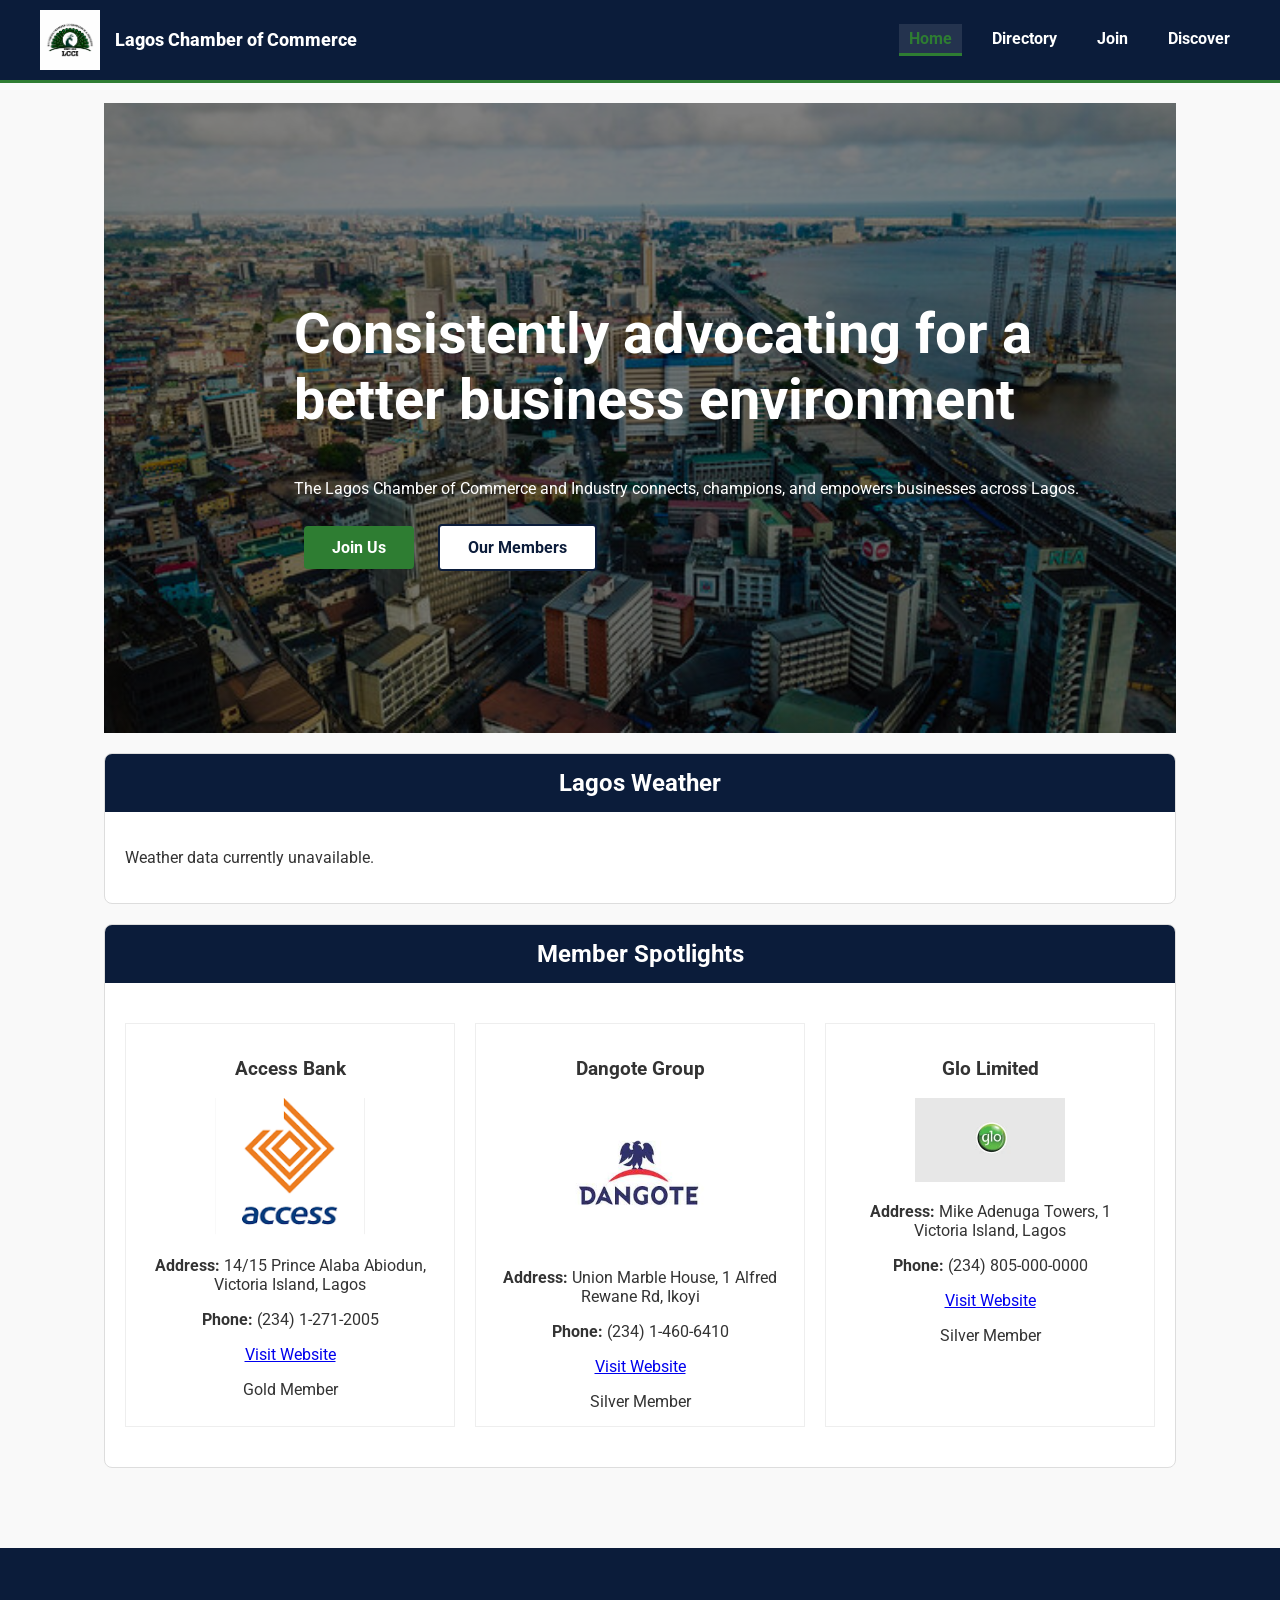
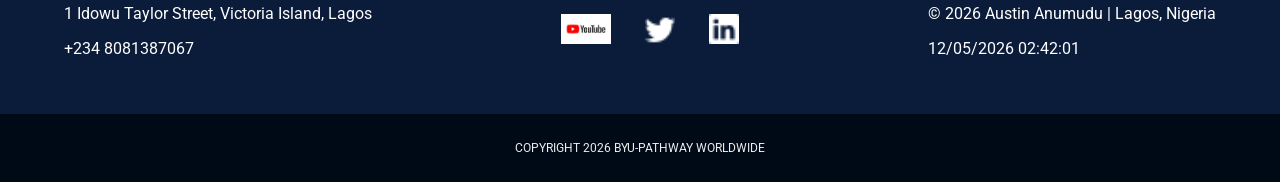
<file: chamber/index.html>
﻿<!DOCTYPE html>
<html lang="en">
<head>
    <meta charset="UTF-8">
    <meta name="viewport" content="width=device-width, initial-scale=1.0">
    <title>Home | Lagos Chamber of Commerce (LCCI)</title>
    <meta name="author" content="Austin Anumudu">
    <meta name="description" content="Official home of the Lagos Chamber of Commerce and Industry. Connecting and empowering businesses across Lagos.">

    <link rel="icon" href="favicon.ico">

    <meta property="og:type" content="website">
    <meta property="og:title" content="Lagos Chamber of Commerce | Business Home">
    <meta property="og:description" content="Join the Lagos Chamber of Commerce to connect with 2,000+ businesses.">
    <meta property="og:url" content="https://donx10austin.github.io/wdd231/chamber/index.html">
    <meta property="og:image" content="https://donx10austin.github.io/wdd231/chamber/images/og-image.jpg">

    <link rel="preconnect" href="https://fonts.googleapis.com">
    <link rel="preconnect" href="https://fonts.gstatic.com" crossorigin>
    <link href="https://fonts.googleapis.com/css2?family=Roboto:wght@400;700;800&display=swap" rel="stylesheet">

    <link rel="stylesheet" href="styles/small.css">
    <link rel="stylesheet" href="styles/larger.css" media="(min-width: 641px)">
    
    <script defer src="scripts/footer.js"></script>
    <script defer src="scripts/weather.js"></script>
    <script defer src="scripts/spotlights.js"></script>
</head>
<body>
    <header>
        <div class="header-content">
            <a href="index.html" class="logo-box">
                <img src="images/lcci-logo.jpg" alt="LCCI Logo" class="logo">
                <div class="site-name">Lagos Chamber of Commerce</div>
            </a>
            <button id="menu" aria-label="Toggle Menu">☰</button>
            <nav class="primary-nav">
                <ul class="nav-links">
                    <li><a href="index.html" class="active">Home</a></li>
                    <li><a href="directory.html">Directory</a></li>
                    <li><a href="join.html">Join</a></li>
                    <li><a href="discover.html">Discover</a></li>
                </ul>
            </nav>
        </div>
    </header>

    <main>
        <section class="hero">
    <div class="hero-content">
        <h1>Consistently advocating for a <span class="highlight">better business environment</span></h1>
        <p>The Lagos Chamber of Commerce and Industry connects, champions, and empowers businesses across Lagos.</p>
        <div class="lcci-action-group">
            <a href="join.html" class="lcci-button-main">Join Us</a>
            <a href="directory.html" class="lcci-button-alt">Our Members</a>
        </div>
    </div>
</section>

        <section class="lcci-info-box">
            <h2 class="lcci-box-header">Lagos Weather</h2>
            <div class="lcci-box-content" id="weather-info">
                <p>Loading weather data...</p>
            </div>
            <div class="lcci-forecast-grid"></div>
        </section>

        <section class="lcci-info-box">
            <h2 class="lcci-box-header">Member Spotlights</h2>
            <div class="lcci-box-content" id="spotlight-content">
                <p>Loading member spotlights...</p>
            </div>
        </section>
    </main>

    <footer>
        <div class="footer-content">
            <div class="footer-contact">
                <p>1 Idowu Taylor Street, Victoria Island, Lagos</p>
                <p>+234 8081387067</p>
            </div>
            <div class="footer-social">
                <a href="#"><img src="images/youtube.png" alt="YouTube"></a>
                <a href="#"><img src="images/twitter.png" alt="Twitter"></a>
                <a href="#"><img src="images/linkedin.png" alt="LinkedIn"></a>
            </div>
            <div class="footer-meta">
                <p>&copy; <span id="current-year"></span> Austin Anumudu | Lagos, Nigeria</p>
                <p id="lastModified"></p>
            </div>
        </div>
    </footer>
    <div class="attribution-bar">
        <p>COPYRIGHT 2026 BYU-PATHWAY WORLDWIDE</p>
    </div>
</body>
</html>
</file>
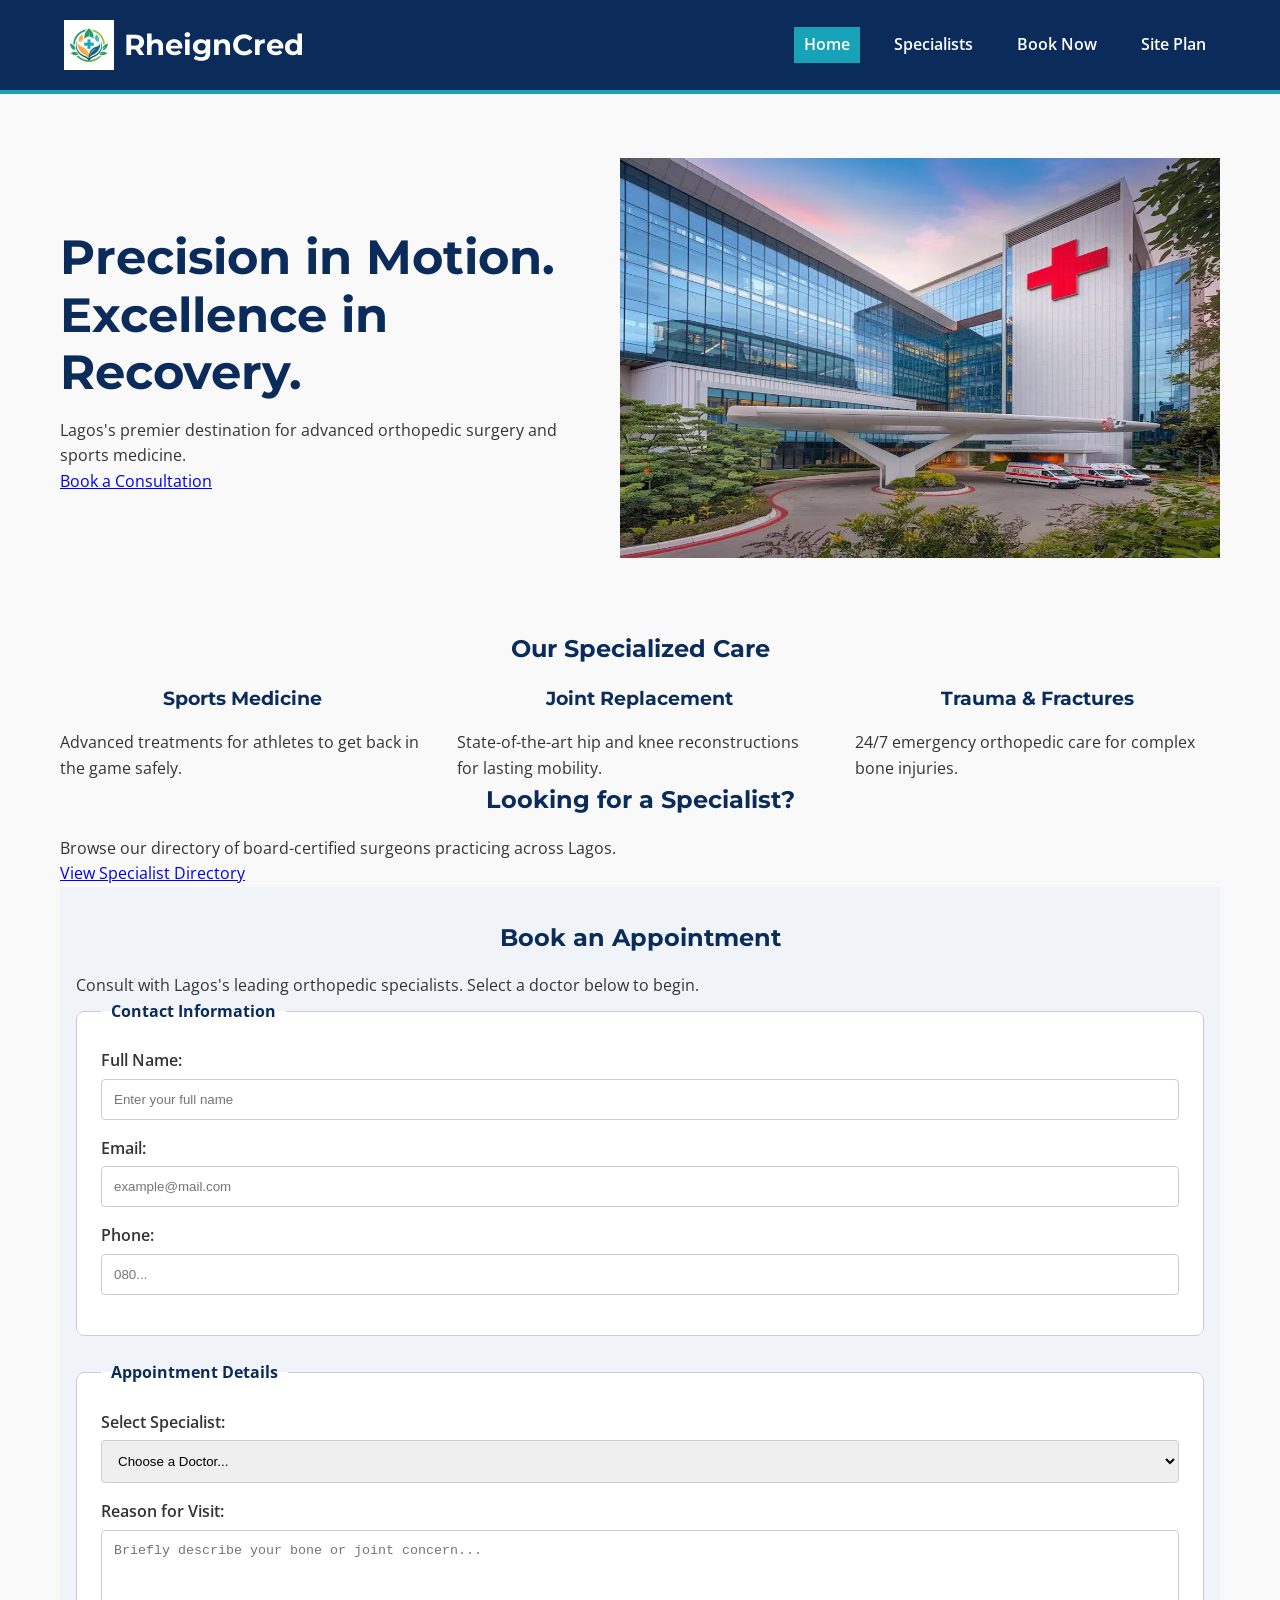
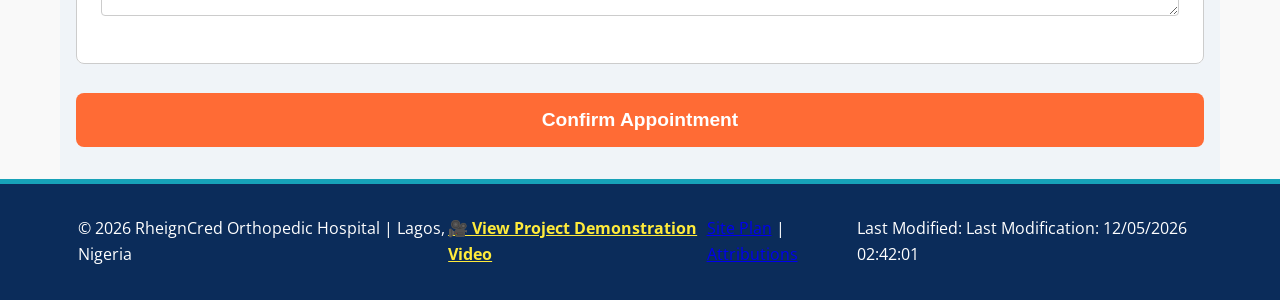
<file: projects/index.html>
<!DOCTYPE html>
<html lang="en-NG">
<head>
    <meta charset="UTF-8">
    <meta name="viewport" content="width=device-width, initial-scale=1.0">
    <title>RheignCred Orthopedic Hospital | Lagos Specialists</title>
    
    <meta name="description" content="RheignCred Orthopedic Hospital provides world-class bone and joint care in Lagos. Book consultations with our sports medicine and surgical specialists today.">
    <meta name="author" content="Austin Anumudu">
    
    <meta property="og:type" content="website">
    <meta property="og:url" content="https://donx10austin.github.io/wdd231/projects/index.html">
    <meta property="og:title" content="RheignCred Orthopedic Hospital | Lagos Specialists">
    <meta property="og:description" content="Expert bone and joint care in Lagos. RheignCred Orthopedic Hospital offers specialized surgery and sports medicine for your recovery and mobility.">
    <meta property="og:image" content="https://donx10austin.github.io/wdd231/projects/images/hero-hospital.webp">

    <link rel="preconnect" href="https://fonts.googleapis.com">
    <link rel="preconnect" href="https://fonts.gstatic.com" crossorigin>
    <link href="https://fonts.googleapis.com/css2?family=Montserrat:wght@700&family=Open+Sans:wght@400;600&display=swap" rel="stylesheet">
    
    <link rel="icon" href="favicon.ico">
    <link rel="stylesheet" href="styles/small.css">
    <link rel="stylesheet" href="styles/larger.css" media="screen and (min-width: 768px)">

    <script src="scripts/navigation.js" type="module"></script>
    <script src="scripts/date.js" type="module"></script>
</head>
<body>
    <header>
        <div class="logo-area">
            <img src="images/rheigncred-logo.webp" alt="RheignCred Logo" width="50" height="50">
            <h1>RheignCred</h1>
        </div>
        
        <button id="menu-button" aria-label="Toggle Navigation">☰</button>
        
        <nav>
            <ul id="nav-list">
                <li><a href="index.html" class="active">Home</a></li>
                <li><a href="specialists.html">Specialists</a></li>
                <li><a href="index.html#booking">Book Now</a></li> 
                <li><a href="site-plan.html">Site Plan</a></li>
            </ul>
        </nav>
    </header>

    <main>
        <section class="hero">
            <div class="hero-text">
                <h2>Precision in Motion. <br>Excellence in Recovery.</h2>
                <p>Lagos's premier destination for advanced orthopedic surgery and sports medicine.</p>
                <a href="#booking" class="cta-button">Book a Consultation</a>
            </div>
            <div class="hero-image">
                <img src="images/hero-hospital.webp" alt="Modern Medical Facility" width="600" height="400">
            </div>
        </section>

        <section class="services-stack">
            <h2>Our Specialized Care</h2>
            <div class="services-grid">
                <div class="service-card">
                    <h3>Sports Medicine</h3>
                    <p>Advanced treatments for athletes to get back in the game safely.</p>
                </div>
                <div class="service-card">
                    <h3>Joint Replacement</h3>
                    <p>State-of-the-art hip and knee reconstructions for lasting mobility.</p>
                </div>
                <div class="service-card">
                    <h3>Trauma & Fractures</h3>
                    <p>24/7 emergency orthopedic care for complex bone injuries.</p>
                </div>
            </div>
        </section>

        <section class="find-doctor">
            <div class="cta-content">
                <h2>Looking for a Specialist?</h2>
                <p>Browse our directory of board-certified surgeons practicing across Lagos.</p>
                <a href="specialists.html" class="secondary-btn">View Specialist Directory</a>
            </div>
        </section>

        <section id="booking" class="form-section">
            <h2>Book an Appointment</h2>
            <p>Consult with Lagos's leading orthopedic specialists. Select a doctor below to begin.</p>
            
            <form action="thanks.html" method="get">
                <fieldset>
                    <legend>Contact Information</legend>
                    <label>Full Name: <input type="text" name="fname" required placeholder="Enter your full name"></label>
                    <label>Email: <input type="email" name="email" placeholder="example@mail.com" required></label>
                    <label>Phone: <input type="tel" name="phone" placeholder="080..." required></label>
                </fieldset>

                <fieldset>
                    <legend>Appointment Details</legend>
                    <label>Select Specialist:
                        <select name="doctor" required>
                            <option value="" disabled selected>Choose a Doctor...</option>
                            <option value="chidi-okoro">Dr. Chidi Okoro (Sports Medicine)</option>
                            <option value="amina-yusuf">Dr. Amina Yusuf (Pediatric Orthopedics)</option>
                            <option value="segun-adebayo">Dr. Segun Adebayo (Joint Replacement)</option>
                            <option value="funmi-bakare">Dr. Funmi Bakare (Spine Surgery)</option>
                            <option value="emeka-nwosu">Dr. Emeka Nwosu (Trauma & Fractures)</option>
                        </select>
                    </label>
                    <label>Reason for Visit: 
                        <textarea name="notes" rows="4" placeholder="Briefly describe your bone or joint concern..."></textarea>
                    </label>
                </fieldset>
                
                <input type="submit" value="Confirm Appointment" class="submit-btn">
            </form>
        </section>
    </main>

    <footer>
        <div class="footer-content">
            <p>&copy; 2026 RheignCred Orthopedic Hospital | Lagos, Nigeria</p>
            
            <p class="video-link">
                <a href="https://www.loom.com/share/5c1f1c678d7c420bb09b631096545b0d" target="_blank" class="video-cta">
                    🎥 View Project Demonstration Video
                </a>
            </p>

            <nav class="footer-nav">
                <a href="site-plan.html">Site Plan</a> | 
                <a href="site-plan.html#attributions">Attributions</a>
            </nav>
            <p>Last Modified: <span id="lastModified"></span></p>
        </div>
    </footer>
</body>
</html>
</file>
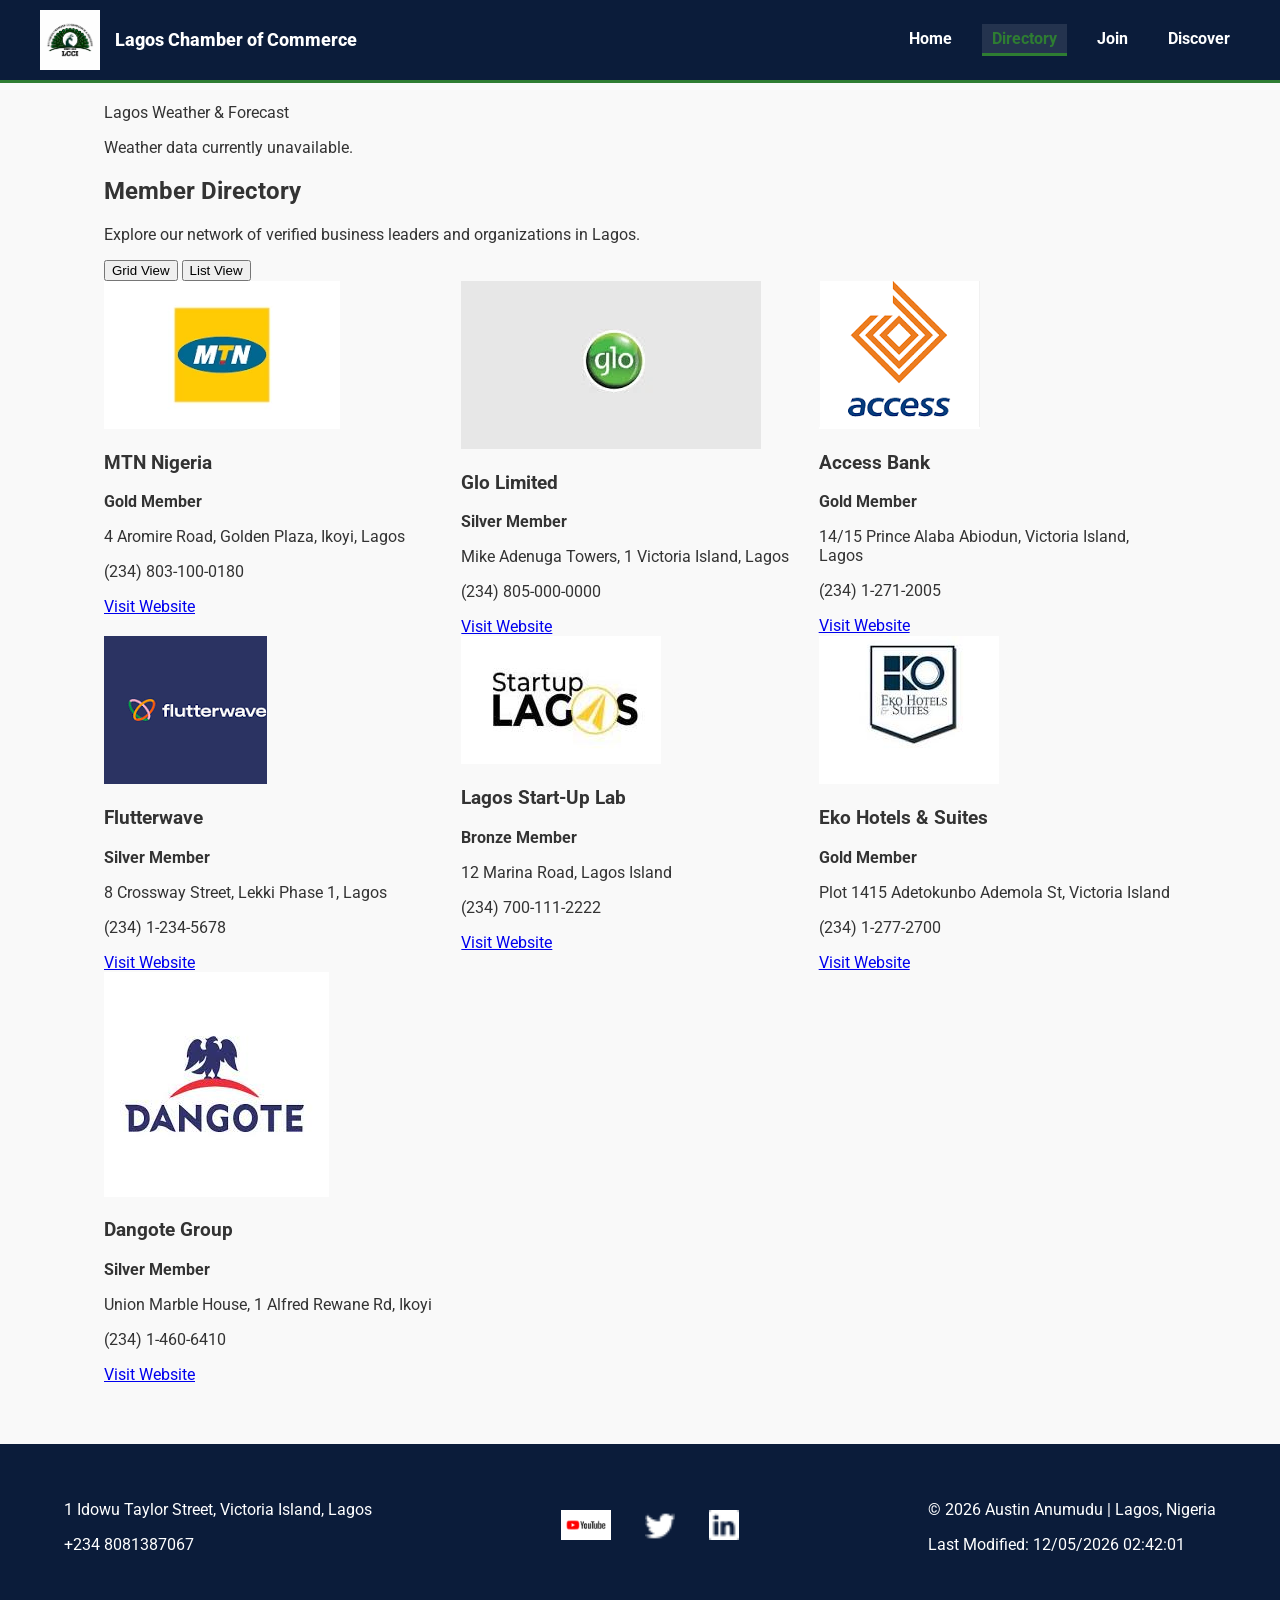
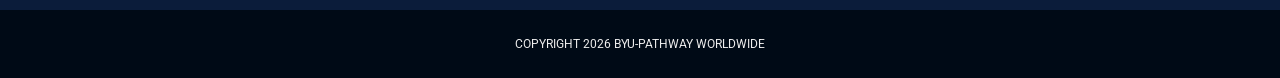
<file: chamber/directory.html>
<!DOCTYPE html>
<html lang="en-NG">
<head>
    <meta charset="UTF-8">
    <meta name="viewport" content="width=device-width, initial-scale=1.0">
    <title>Member Directory | Lagos Chamber of Commerce</title>
    
    <meta name="author" content="Austin Anumudu">
    <meta name="description" content="LCCI Business Directory - Connecting industry leaders across Lagos, Nigeria.">

    <meta property="og:title" content="LCCI Member Directory">
    <meta property="og:type" content="website">
    <meta property="og:url" content="https://donx10austin.github.io/wdd231/chamber/directory.html">
    <meta property="og:image" content="https://donx10austin.github.io/wdd231/chamber/chamber-og.jpg">
    <meta property="og:description" content="Discover and connect with top-rated businesses in Lagos.">

    <link rel="icon" href="favicon.ico" type="image/x-icon">

    <link rel="preconnect" href="https://fonts.googleapis.com">
    <link rel="preconnect" href="https://fonts.gstatic.com" crossorigin>
    <link href="https://fonts.googleapis.com/css2?family=Roboto:wght@400;700&display=swap" rel="stylesheet">

    <link rel="stylesheet" href="styles/small.css">
    <link rel="stylesheet" href="styles/larger.css" media="(min-width: 800px)">
    
    <script defer src="scripts/footer.js"></script>
    <script defer src="scripts/weather.js"></script>
    <script defer src="scripts/directory.js"></script>
</head>
<body>
    <header>
        <div class="header-content">
            <a href="index.html" class="logo-box">
                <img src="images/lcci-logo.jpg" alt="LCCI Logo" class="logo">
                <div class="site-name">Lagos Chamber of Commerce</div>
            </a>

            <button id="menu" aria-label="Toggle Menu">☰</button>

            <nav class="primary-nav">
                <ul class="nav-links">
                    <li><a href="index.html">Home</a></li>
                    <li><a href="directory.html" class="active">Directory</a></li>
                    <li><a href="join.html">Join</a></li>
                    <li><a href="discover.html">Discover</a></li>
                </ul>
            </nav>
        </div>
    </header>

    <main class="directory-container">
        <div class="weather-section">
            <div class="card">
                <div class="card-header">Lagos Weather & Forecast</div>
                <div id="weather-info" class="card-body weather-flex">
                    <div class="current-weather-info">
                        <div id="current-temp">--°C</div>
                        <figure id="weather-figure">
                            <figcaption id="weather-desc">Loading weather...</figcaption>
                        </figure>
                    </div>
                    <div class="forecast-box">
                        <h3>3-Day Forecast</h3>
                        <div id="forecast-info" class="forecast-grid">
                            </div>
                    </div>
                </div>
            </div>
        </div>

        <section class="directory-header">
            <h1>Member Directory</h1>
            <p>Explore our network of verified business leaders and organizations in Lagos.</p>
            
            <div class="view-controls">
                <button id="grid" class="active-btn">Grid View</button>
                <button id="list">List View</button>
            </div>
        </section>

        <div class="members-display">
            <div id="member-container" class="grid">
                <p class="status-msg">Loading members...</p>
            </div>
        </div>
    </main>

    <footer>
        <div class="footer-content">
            <div class="footer-contact">
                <p>1 Idowu Taylor Street, Victoria Island, Lagos</p>
                <p>+234 8081387067</p>
            </div>
            
            <div class="footer-social">
                <a href="#"><img src="images/youtube.png" alt="YouTube"></a>
                <a href="#"><img src="images/twitter.png" alt="Twitter"></a>
                <a href="#"><img src="images/linkedin.png" alt="LinkedIn"></a>
            </div>

            <div class="footer-meta">
                <p>&copy; <span id="current-year"></span> Austin Anumudu | Lagos, Nigeria</p>
                <p>Last Modified: <span id="lastModified" class="highlight-date"></span></p>
            </div>
        </div>
    </footer>

    <div class="attribution-bar">
        <p>COPYRIGHT 2026 BYU-PATHWAY WORLDWIDE</p>
    </div>
</body>
</html>
</file>
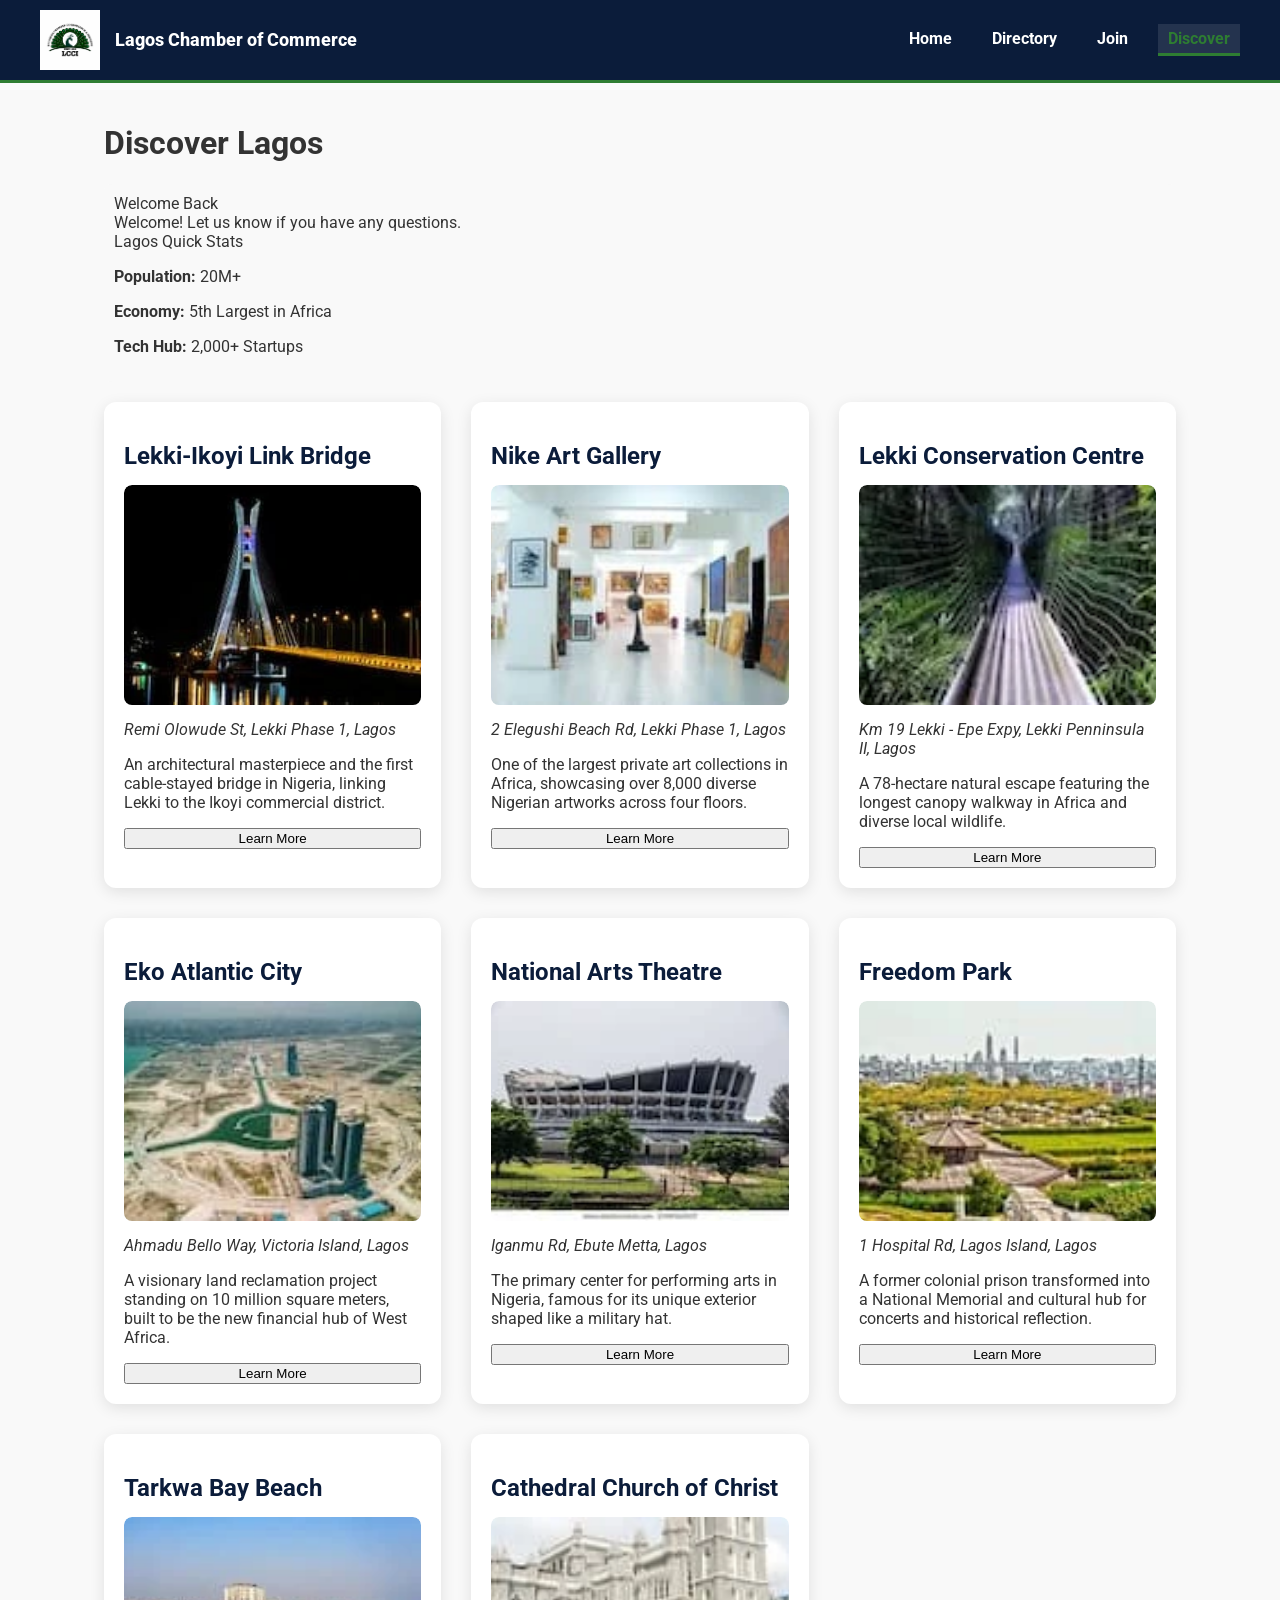
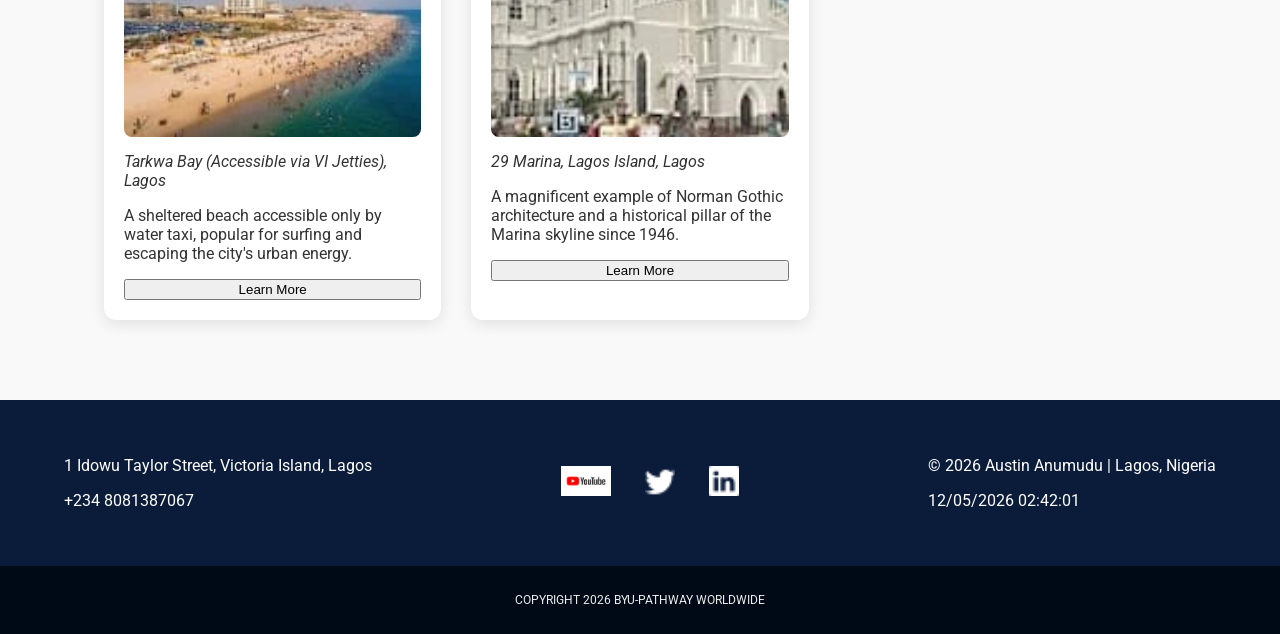
<file: chamber/discover.html>
<!DOCTYPE html>
<html lang="en">
<head>
    <meta charset="UTF-8">
    <meta name="viewport" content="width=device-width, initial-scale=1.0">
    <title>Discover Lagos | Lagos Chamber of Commerce</title>
    
    <meta name="author" content="Austin Anumudu">
    <meta name="description" content="Explore the economic and cultural landmarks of Lagos, Nigeria. From the Lekki-Ikoyi Link Bridge to Eko Atlantic City.">
    
    <meta property="og:title" content="Discover Lagos | Lagos Chamber of Commerce">
    <meta property="og:description" content="Explore the vibrant landmarks and economic heart of Nigeria. Join the LCCI community today.">
    <meta property="og:image" content="https://donx10austin.github.io/wdd231/chamber/og-image.jpg">
    <meta property="og:url" content="https://donx10austin.github.io/wdd231/chamber/discover.html">
    <meta property="og:type" content="website">

    <link rel="icon" href="favicon.ico" type="image/x-icon">
    <link rel="preconnect" href="https://fonts.googleapis.com">
    <link rel="preconnect" href="https://fonts.gstatic.com" crossorigin>
    <link href="https://fonts.googleapis.com/css2?family=Roboto:wght@400;700&display=swap" rel="stylesheet">

    <link rel="stylesheet" href="styles/small.css">
    <link rel="stylesheet" href="styles/larger.css" media="(min-width: 641px)">
    
    <script defer src="scripts/footer.js"></script>
    <script src="scripts/discover.js" type="module"></script>
</head>
<body>
    <header>
        <div class="header-content">
            <a href="index.html" class="logo-box">
                <img src="images/lcci-logo.jpg" alt="LCCI Logo" class="logo">
                <div class="site-name">Lagos Chamber of Commerce</div>
            </a>

            <button id="menu" aria-label="Toggle Menu">☰</button>

            <nav class="primary-nav">
                <ul class="nav-links">
                    <li><a href="index.html">Home</a></li>
                    <li><a href="directory.html">Directory</a></li>
                    <li><a href="join.html">Join</a></li>
                    <li><a href="discover.html" class="active">Discover</a></li>
                </ul>
            </nav>
        </div>
    </header>

    <main class="discover-grid">
        <h1>Discover Lagos</h1>
        
        <aside class="sidebar">
            <div class="card">
                <div class="card-header">Welcome Back</div>
                <div class="card-body" id="visitor-message">
                    Loading visitor information...
                </div>
            </div>

            <div class="card">
                <div class="card-header">Lagos Quick Stats</div>
                <div class="card-body">
                    <p><strong>Population:</strong> 20M+</p>
                    <p><strong>Economy:</strong> 5th Largest in Africa</p>
                    <p><strong>Tech Hub:</strong> 2,000+ Startups</p>
                </div>
            </div>
        </aside>

        <div class="gallery-container">
            </div>
    </main>

    <footer>
        <div class="footer-content">
            <div class="footer-contact">
                <p>1 Idowu Taylor Street, Victoria Island, Lagos</p>
                <p>+234 8081387067</p>
            </div>
            
            <div class="footer-social">
                <a href="#"><img src="images/youtube.png" alt="YouTube"></a>
                <a href="#"><img src="images/twitter.png" alt="Twitter"></a>
                <a href="#"><img src="images/linkedin.png" alt="LinkedIn"></a>
            </div>

            <div class="footer-meta">
                <p>&copy; <span id="current-year"></span> Austin Anumudu | Lagos, Nigeria</p>
                <p id="lastModified"></p>
            </div>
        </div>
    </footer>

    <div class="attribution-bar">
        <p>COPYRIGHT 2026 BYU-PATHWAY WORLDWIDE</p>
    </div>
</body>
</html>
</file>
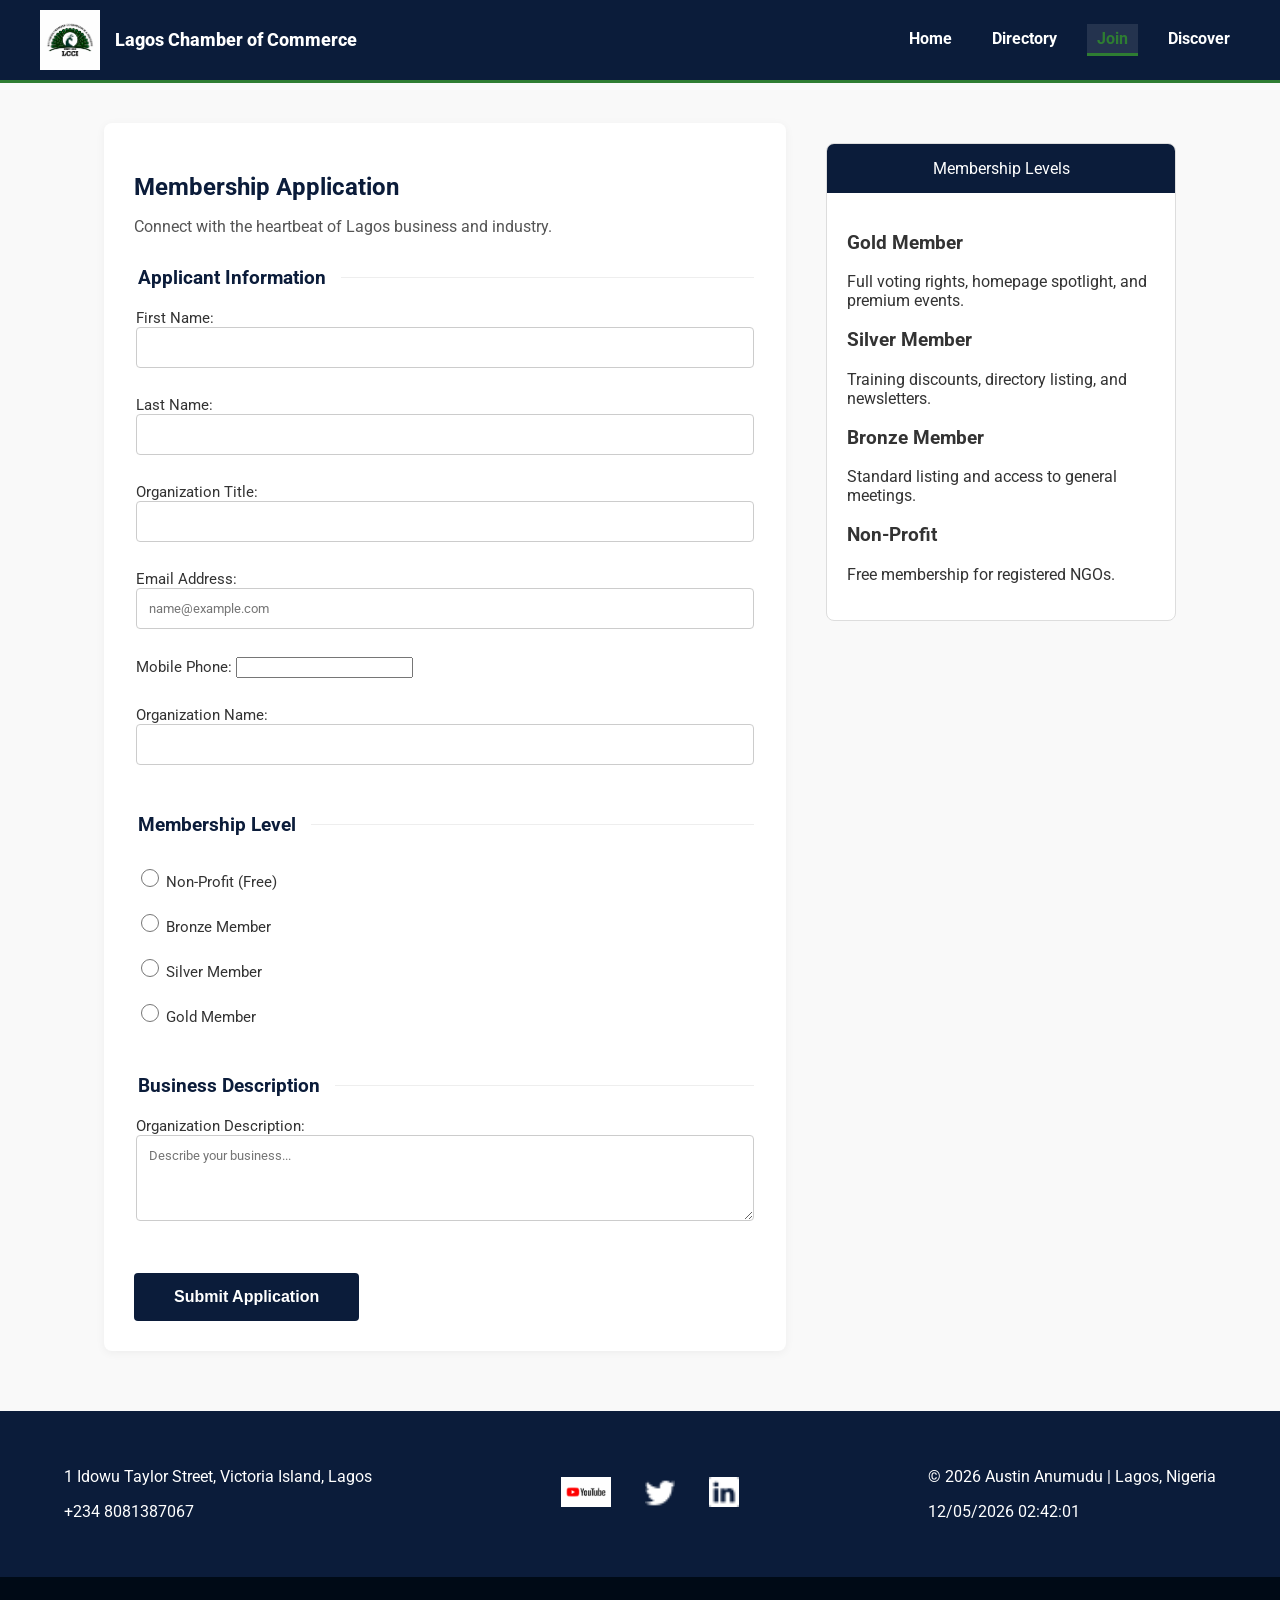
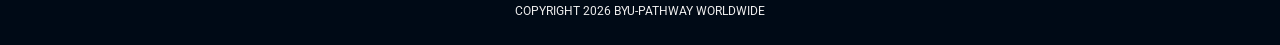
<file: chamber/join.html>
<!DOCTYPE html>
<html lang="en">
<head>
    <meta charset="UTF-8">
    <meta name="viewport" content="width=device-width, initial-scale=1.0">
    <title>Join LCCI | Lagos Chamber of Commerce</title>
    
    <meta name="author" content="Austin Anumudu">
    <meta name="description" content="Apply for membership with the Lagos Chamber of Commerce. Connect with the heartbeat of Lagos business and industry today.">

    <meta property="og:title" content="Join the Lagos Chamber of Commerce | Membership Application">
    <meta property="og:description" content="Become a member of the Lagos Chamber of Commerce and Industry. Networking, growth, and business advocacy in the heart of Nigeria.">
    <meta property="og:image" content="https://donx10austin.github.io/wdd231/chamber/images/lagos-hero.jpg">
    <meta property="og:url" content="https://donx10austin.github.io/wdd231/chamber/join.html">
    <meta property="og:type" content="website">

    <link rel="icon" href="favicon.ico" type="image/x-icon">
    <link rel="preconnect" href="https://fonts.googleapis.com">
    <link rel="preconnect" href="https://fonts.gstatic.com" crossorigin>
    <link href="https://fonts.googleapis.com/css2?family=Roboto:wght@400;700;800&display=swap" rel="stylesheet">

    <link rel="stylesheet" href="styles/small.css">
    <link rel="stylesheet" href="styles/larger.css" media="(min-width: 641px)">
    
    <script defer src="scripts/footer.js"></script>
    <script defer src="scripts/join.js"></script>
</head>
<body>
    <header>
        <div class="header-content">
            <a href="index.html" class="logo-box">
                <img src="images/lcci-logo.jpg" alt="LCCI Logo" class="logo">
                <div class="site-name">Lagos Chamber of Commerce</div>
            </a>
            <button id="menu" aria-label="Toggle Menu">☰</button>
            <nav class="primary-nav">
                <ul class="nav-links">
                    <li><a href="index.html">Home</a></li>
                    <li><a href="directory.html">Directory</a></li>
                    <li><a href="join.html" class="active">Join</a></li>
                    <li><a href="discover.html">Discover</a></li>
                </ul>
            </nav>
        </div>
    </header>

    <main>
        <div class="join-container">
            <section class="membership-form-section">
                <form method="get" action="thankyou.html" class="membership-form">
                    <h1>Membership Application</h1>
                    <p class="form-description">Connect with the heartbeat of Lagos business and industry.</p>

                    <fieldset>
                        <legend>Applicant Information</legend>
                        <div class="input-grid">
                            <label>First Name: 
                                <input type="text" name="fname" required autocomplete="given-name" title="Please enter your first name.">
                            </label>
                            <label>Last Name: 
                                <input type="text" name="lname" required autocomplete="family-name" title="Please enter your surname.">
                            </label>
                            <label>Organization Title: 
                                <input type="text" name="title" autocomplete="organization-title" pattern="[A-Za-z\s\-]{4,}" title="Enter your job title. Minimum 4 characters.">
                            </label>
                            <label>Email Address: 
                                <input type="email" name="email" placeholder="name@example.com" required autocomplete="email" title="A valid email is required.">
                            </label>
                            <label>Mobile Phone: 
                                <input type="tel" name="phone" required autocomplete="tel" title="Please provide a contact number.">
                            </label>
                            <label>Organization Name: 
                                <input type="text" name="orgname" required autocomplete="organization" title="Enter the registered name of your organization.">
                            </label>
                        </div>
                    </fieldset>

                    <fieldset>
                        <legend>Membership Level</legend>
                        <div class="radio-group">
                            <label class="radio-item"><input type="radio" name="level" value="np"> Non-Profit (Free)</label>
                            <label class="radio-item"><input type="radio" name="level" value="bronze"> Bronze Member</label>
                            <label class="radio-item"><input type="radio" name="level" value="silver"> Silver Member</label>
                            <label class="radio-item"><input type="radio" name="level" value="gold"> Gold Member</label>
                        </div>
                    </fieldset>

                    <fieldset>
                        <legend>Business Description</legend>
                        <label>Organization Description:
                            <textarea name="description" rows="4" required title="Please provide a brief description of your organization." placeholder="Describe your business..."></textarea>
                        </label>
                    </fieldset>

                    <input type="hidden" name="timestamp" id="form-timestamp">
                    <input type="submit" value="Submit Application" class="submit-btn">
                </form>
            </section>

            <aside class="join-sidebar">
                <div class="lcci-info-box">
                    <div class="lcci-box-header">Membership Levels</div>
                    <div class="lcci-box-content">
                        <div class="benefit-card">
                            <h3>Gold Member</h3>
                            <p>Full voting rights, homepage spotlight, and premium events.</p>
                        </div>
                        <div class="benefit-card">
                            <h3>Silver Member</h3>
                            <p>Training discounts, directory listing, and newsletters.</p>
                        </div>
                        <div class="benefit-card">
                            <h3>Bronze Member</h3>
                            <p>Standard listing and access to general meetings.</p>
                        </div>
                        <div class="benefit-card">
                            <h3>Non-Profit</h3>
                            <p>Free membership for registered NGOs.</p>
                        </div>
                    </div>
                </div>
            </aside>
        </div>
    </main>

    <footer>
        <div class="footer-content">
            <div class="footer-contact">
                <p>1 Idowu Taylor Street, Victoria Island, Lagos</p>
                <p>+234 8081387067</p>
            </div>
            <div class="footer-social">
                <a href="#"><img src="images/youtube.png" alt="YouTube"></a>
                <a href="#"><img src="images/twitter.png" alt="Twitter"></a>
                <a href="#"><img src="images/linkedin.png" alt="LinkedIn"></a>
            </div>
            <div class="footer-meta">
                <p>&copy; <span id="current-year"></span> Austin Anumudu | Lagos, Nigeria</p>
                <p id="lastModified"></p>
            </div>
        </div>
    </footer>
    <div class="attribution-bar">
        <p>COPYRIGHT 2026 BYU-PATHWAY WORLDWIDE</p>
    </div>
</body>
</html>
</file>
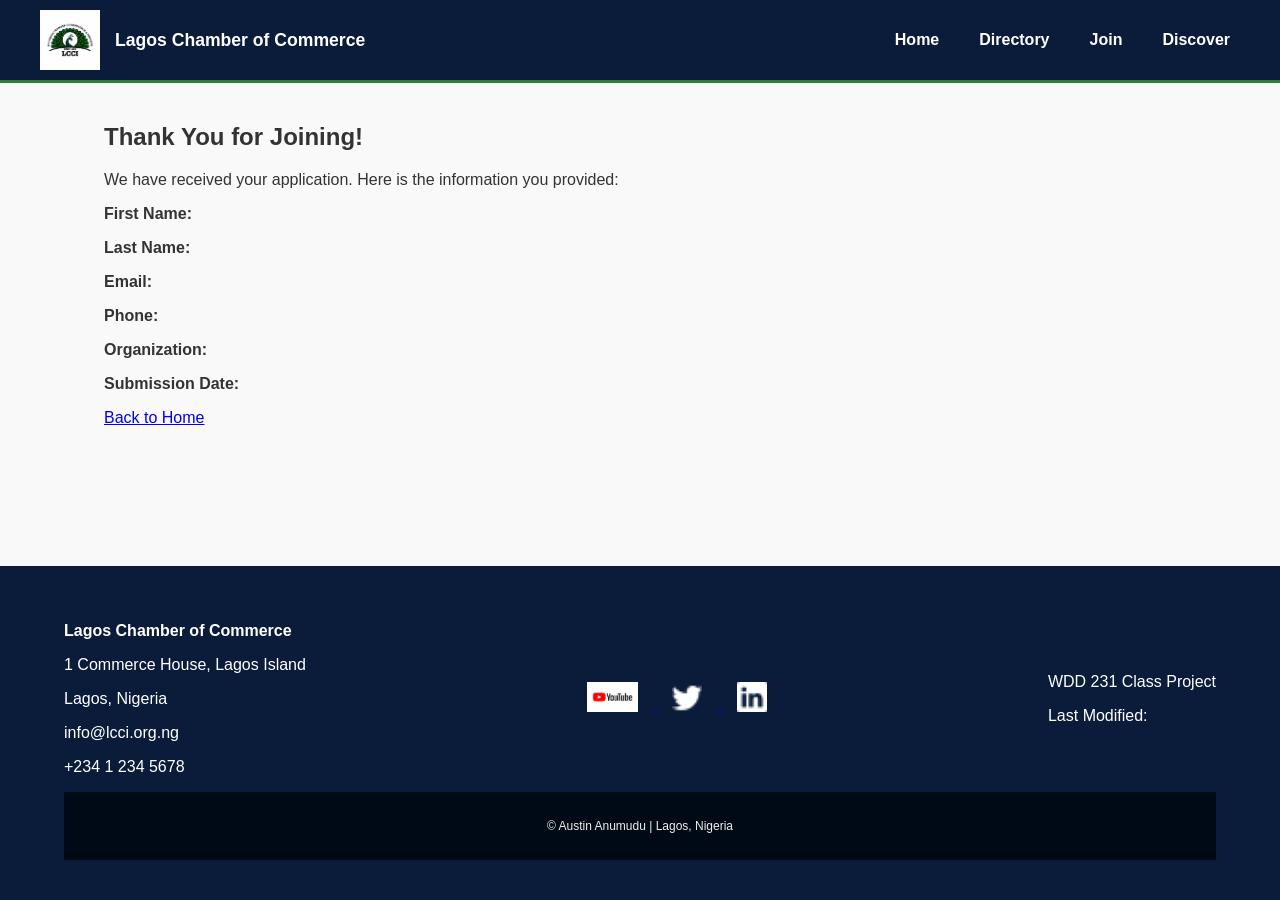
<file: chamber/thankyou.html>
<!DOCTYPE html>
<html lang="en-NG">
<head>
    <meta charset="UTF-8">
    <meta name="viewport" content="width=device-width, initial-scale=1.0">
    <title>Submission Received | LCCI</title>
    <link rel="stylesheet" href="styles/small.css">
    <link rel="stylesheet" href="styles/larger.css" media="(min-width: 800px)">
    <script defer src="scripts/thankyou.js"></script>
</head>
<body>
    <header>
        <div class="header-content">
            <a href="index.html" class="logo-box">
                <img src="images/lcci-logo.jpg" alt="LCCI Logo" class="logo">
                <div class="site-name">Lagos Chamber of Commerce</div>
            </a>
            <button id="menu">☰</button>
            <nav class="primary-nav">
                <ul class="nav-links">
                    <li><a href="index.html">Home</a></li>
                    <li><a href="directory.html">Directory</a></li>
                    <li><a href="join.html">Join</a></li>
                    <li><a href="discover.html">Discover</a></li>
                </ul>
            </nav>
        </div>
    </header>

    <main>
        <section class="thank-you-card">
            <h1>Thank You for Joining!</h1>
            <p>We have received your application. Here is the information you provided:</p>
            
            <div id="results" class="results-box">
                <p><strong>First Name:</strong> <span id="res-fname"></span></p>
                <p><strong>Last Name:</strong> <span id="res-lname"></span></p>
                <p><strong>Email:</strong> <span id="res-email"></span></p>
                <p><strong>Phone:</strong> <span id="res-phone"></span></p>
                <p><strong>Organization:</strong> <span id="res-orgname"></span></p>
                <p><strong>Submission Date:</strong> <span id="res-timestamp"></span></p>
            </div>

            <a href="index.html" class="btn-primary">Back to Home</a>
        </section>
    </main>

    <footer>
        <div class="footer-content">
            <div class="footer-contact">
                <p><strong>Lagos Chamber of Commerce</strong></p>
                <p>1 Commerce House, Lagos Island</p>
                <p>Lagos, Nigeria</p>
                <p>info@lcci.org.ng</p>
                <p>+234 1 234 5678</p>
            </div>

            <div class="footer-social">
                <a href="https://youtube.com" target="_blank">
                    <img src="images/youtube.png" alt="YouTube Icon">
                </a>
                <a href="https://twitter.com" target="_blank">
                    <img src="images/twitter.png" alt="Twitter Icon">
                </a>
                <a href="https://linkedin.com" target="_blank">
                    <img src="images/linkedin.png" alt="LinkedIn Icon">
                </a>
            </div>

            <div class="footer-meta">
                <p>WDD 231 Class Project</p>
                <p>Last Modified: <span id="last-modified"></span></p>
            </div>
        </div>
        <div class="attribution-bar">
            <p>&copy; <span id="current-year"></span> Austin Anumudu | Lagos, Nigeria</p>
        </div>
    </footer>
</body>
</html>
</file>
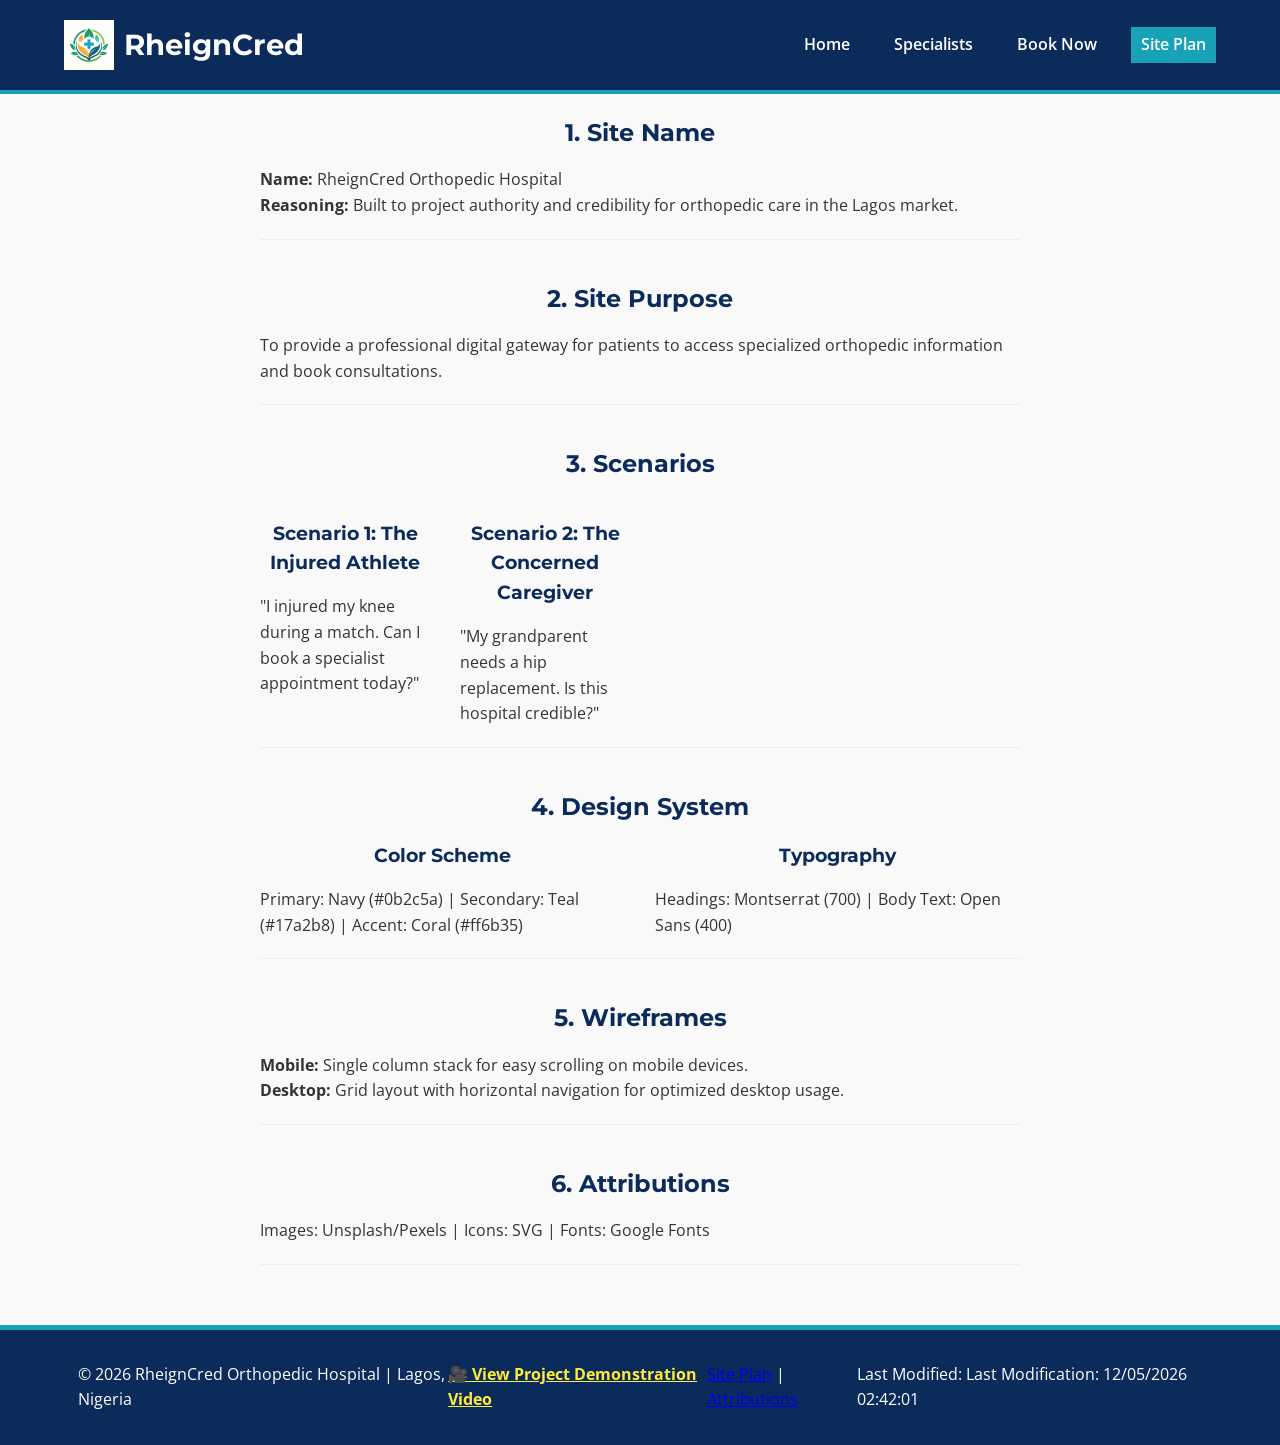
<file: projects/site-plan.html>
<!DOCTYPE html>
<html lang="en-NG">
<head>
    <meta charset="UTF-8">
    <meta name="viewport" content="width=device-width, initial-scale=1.0">
    <title>Site Plan | RheignCred Orthopedic Hospital</title>
    
    <meta name="description" content="Site plan and design guide for RheignCred Orthopedic Hospital, outlining site purpose, target scenarios, color scheme, and typography.">
    <meta name="author" content="Austin Anumudu">

    <meta property="og:type" content="website">
    <meta property="og:url" content="https://donx10austin.github.io/wdd231/projects/site-plan.html">
    <meta property="og:title" content="Site Plan | RheignCred Orthopedic Hospital">
    <meta property="og:description" content="Design documentation and architectural planning for the RheignCred project.">
    <meta property="og:image" content="https://donx10austin.github.io/wdd231/projects/images/hero-hospital.webp">
    
    <link rel="icon" href="favicon.ico">

    <link rel="preconnect" href="https://fonts.googleapis.com">
    <link rel="preconnect" href="https://fonts.gstatic.com" crossorigin>
    <link href="https://fonts.googleapis.com/css2?family=Montserrat:wght@700&family=Open+Sans:wght@400;600&display=swap" rel="stylesheet">
    
    <link rel="stylesheet" href="styles/small.css">
    <link rel="stylesheet" href="styles/larger.css" media="screen and (min-width: 768px)">

    <script src="scripts/navigation.js" type="module"></script>
    <script src="scripts/date.js" type="module"></script>
</head>
<body>
    <header>
        <div class="logo-area">
            <img src="images/rheigncred-logo.webp" alt="RheignCred Logo" width="50" height="50">
            <h1>RheignCred</h1>
        </div>
        
        <button id="menu-button" aria-label="Toggle Navigation">☰</button>

        <nav>
            <ul id="nav-list">
                <li><a href="index.html">Home</a></li>
                <li><a href="specialists.html">Specialists</a></li>
                <li><a href="index.html#booking">Book Now</a></li>
                <li><a href="site-plan.html" class="active">Site Plan</a></li>
            </ul>
        </nav>
    </header>

    <main class="plan-main">
        <div class="plan-container">
            <section id="site-name">
                <h2>1. Site Name</h2>
                <p><strong>Name:</strong> RheignCred Orthopedic Hospital</p>
                <p><strong>Reasoning:</strong> Built to project authority and credibility for orthopedic care in the Lagos market.</p>
            </section>

            <section id="site-purpose">
                <h2>2. Site Purpose</h2>
                <p>To provide a professional digital gateway for patients to access specialized orthopedic information and book consultations.</p>
            </section>

            <section id="scenarios">
                <h2>3. Scenarios</h2>
                <div class="scenario-grid">
                    <article class="scenario">
                        <h3>Scenario 1: The Injured Athlete</h3>
                        <p>"I injured my knee during a match. Can I book a specialist appointment today?"</p>
                    </article>
                    <article class="scenario">
                        <h3>Scenario 2: The Concerned Caregiver</h3>
                        <p>"My grandparent needs a hip replacement. Is this hospital credible?"</p>
                    </article>
                </div>
            </section>

            <section id="design-system">
                <h2>4. Design System</h2>
                <div class="design-grid">
                    <div class="design-item">
                        <h3>Color Scheme</h3>
                        <p>Primary: Navy (#0b2c5a) | Secondary: Teal (#17a2b8) | Accent: Coral (#ff6b35)</p>
                    </div>
                    <div class="design-item">
                        <h3>Typography</h3>
                        <p>Headings: Montserrat (700) | Body Text: Open Sans (400)</p>
                    </div>
                </div>
            </section>

            <section id="wireframes">
                <h2>5. Wireframes</h2>
                <p><strong>Mobile:</strong> Single column stack for easy scrolling on mobile devices.</p>
                <p><strong>Desktop:</strong> Grid layout with horizontal navigation for optimized desktop usage.</p>
            </section>

            <section id="attributions">
                <h2>6. Attributions</h2>
                <p>Images: Unsplash/Pexels | Icons: SVG | Fonts: Google Fonts</p>
            </section>
        </div>
    </main>

    <footer>
        <div class="footer-content">
            <p>&copy; 2026 RheignCred Orthopedic Hospital | Lagos, Nigeria</p>
            
            <p class="video-link">
                <a href="https://www.loom.com/share/5357497e588d4ea2a1c9893f60220bec" target="_blank" class="video-cta">
                    🎥 View Project Demonstration Video
                </a>
            </p>

            <nav class="footer-nav">
                <a href="site-plan.html">Site Plan</a> | 
                <a href="site-plan.html#attributions">Attributions</a>
            </nav>
            <p>Last Modified: <span id="lastModified"></span></p>
        </div>
    </footer>
</body>
</html>
</file>
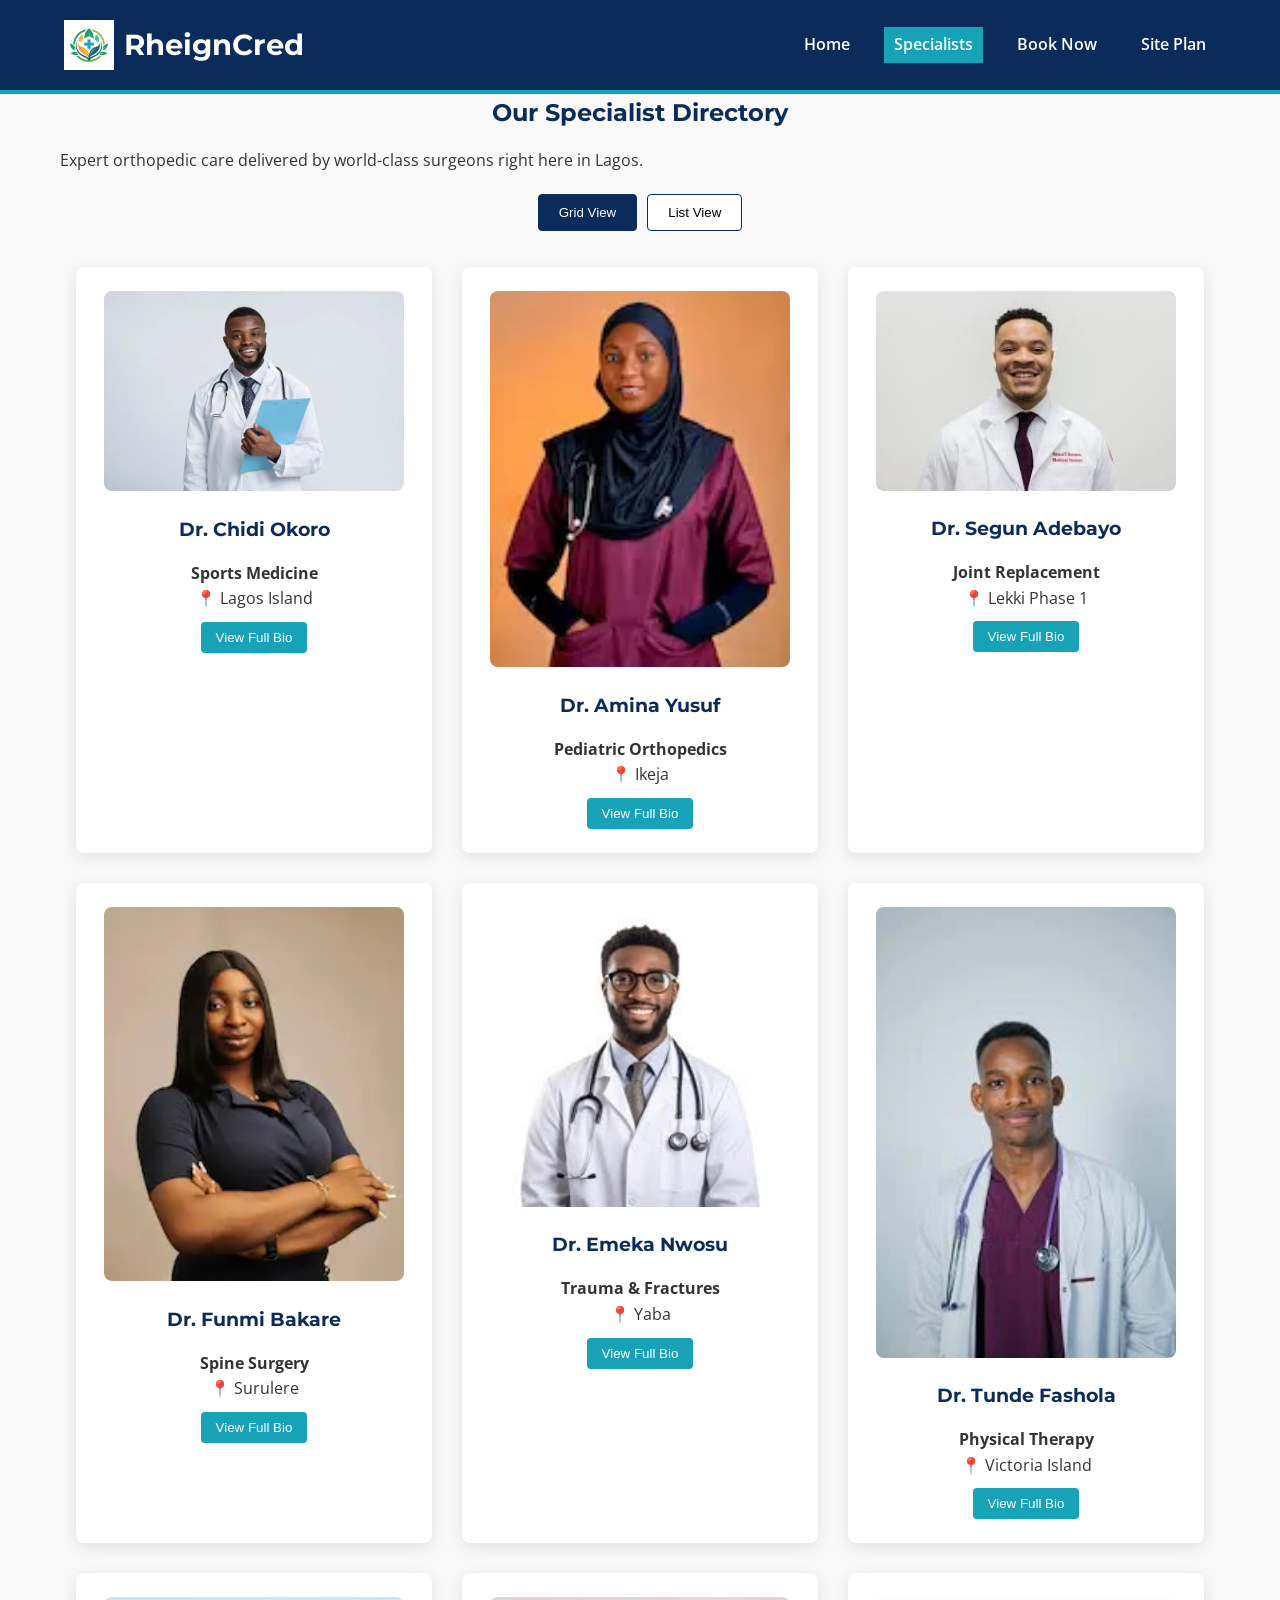
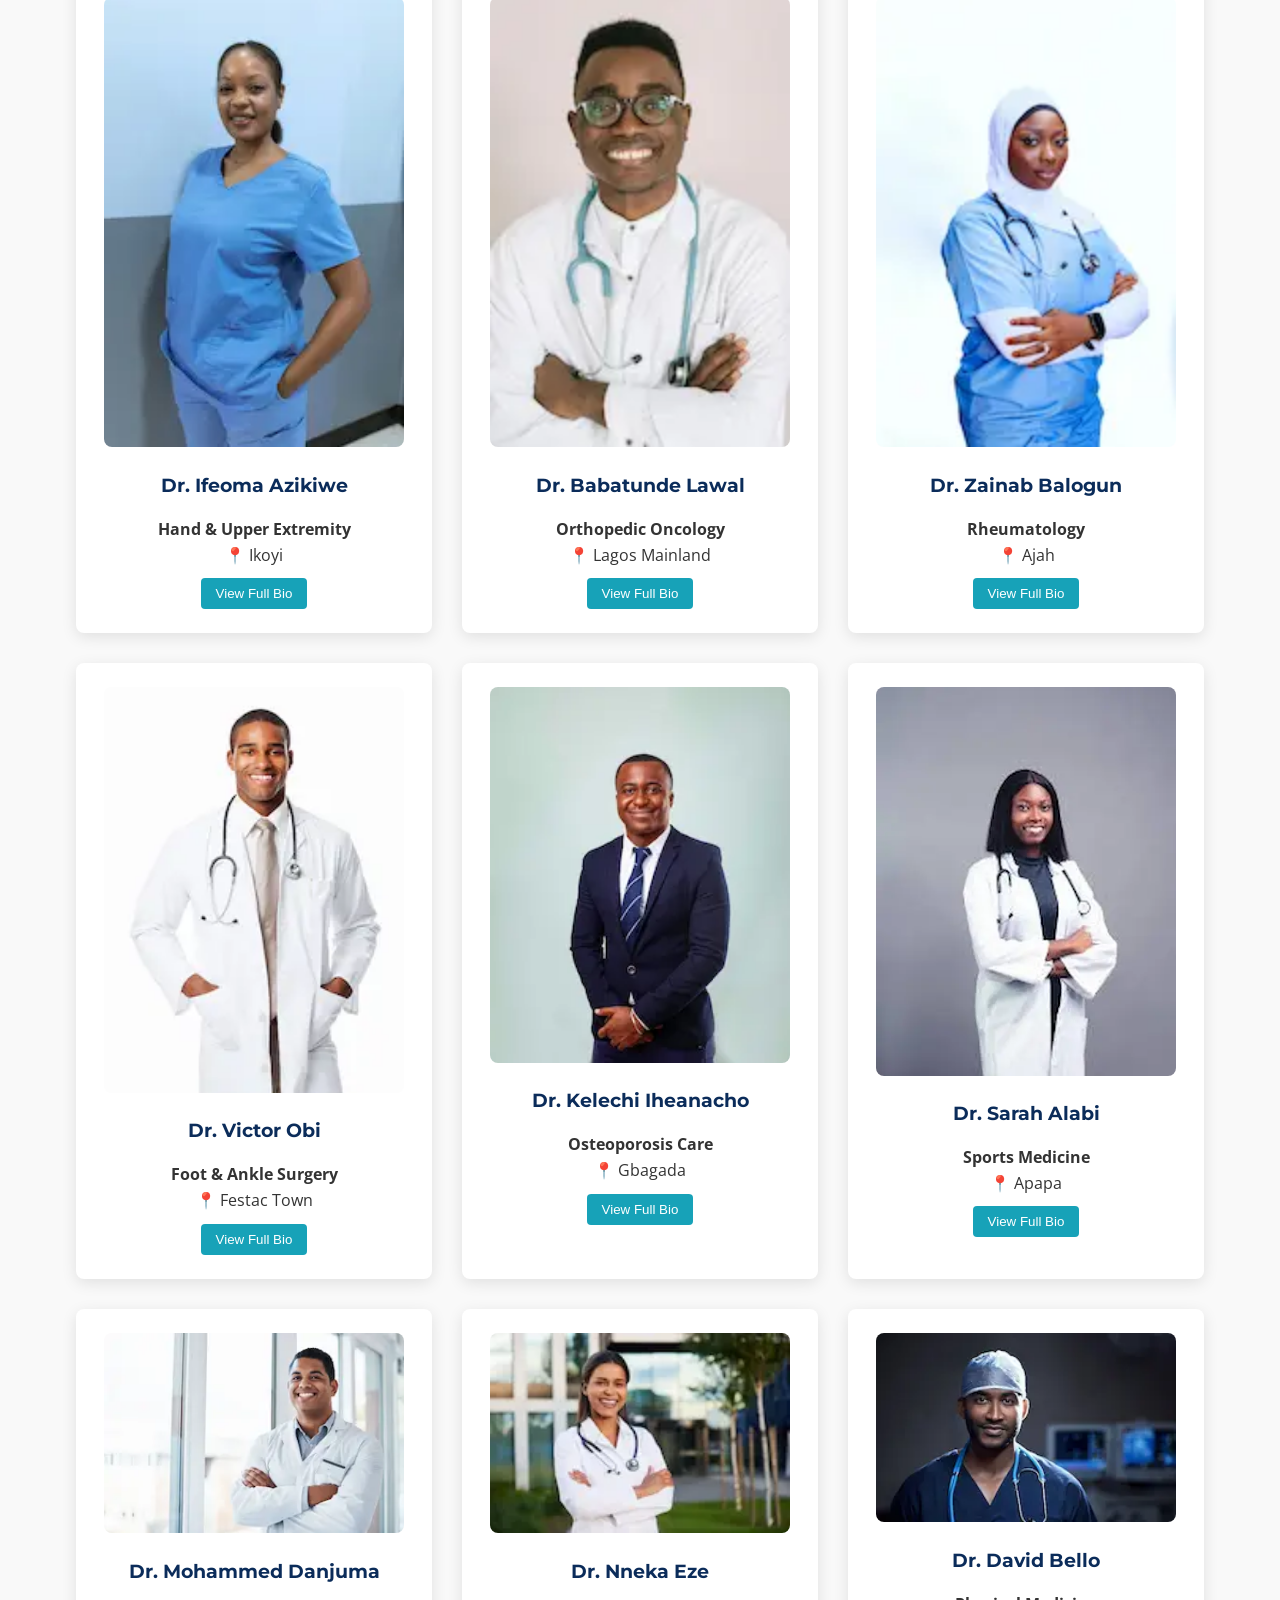
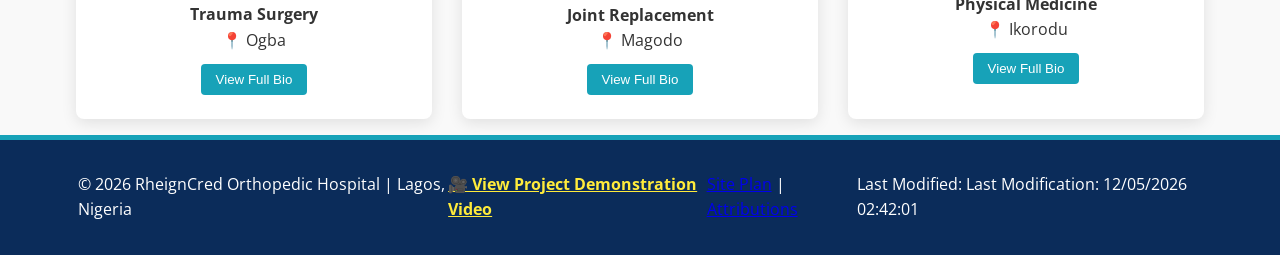
<file: projects/specialists.html>
<!DOCTYPE html>
<html lang="en-NG">
<head>
    <meta charset="UTF-8">
    <meta name="viewport" content="width=device-width, initial-scale=1.0">
    <title>Our Specialists | RheignCred Orthopedic Hospital</title>
    
    <meta name="description" content="Meet our board-certified orthopedic surgeons and specialists at RheignCred Hospital in Lagos. Expert care for sports injuries and joint replacements.">
    <meta name="author" content="Austin Anumudu">
    
    <meta property="og:type" content="website">
    <meta property="og:url" content="https://donx10austin.github.io/wdd231/projects/specialists.html">
    <meta property="og:title" content="Our Specialists | RheignCred Orthopedic Hospital">
    <meta property="og:description" content="Connect with Lagos's top orthopedic surgeons. Browse our directory of specialists in sports medicine and joint replacement.">
    <meta property="og:image" content="https://donx10austin.github.io/wdd231/projects/images/hero-hospital.webp">

    <link rel="preconnect" href="https://fonts.googleapis.com">
    <link rel="preconnect" href="https://fonts.gstatic.com" crossorigin>
    <link href="https://fonts.googleapis.com/css2?family=Montserrat:wght@700&family=Open+Sans:wght@400;600&display=swap" rel="stylesheet">
    <link rel="icon" href="favicon.ico">

    <link rel="stylesheet" href="styles/small.css">
    <link rel="stylesheet" href="styles/larger.css" media="screen and (min-width: 768px)">

    <script src="scripts/navigation.js" type="module"></script>
    <script src="scripts/date.js" type="module"></script>
    <script src="scripts/directory.js" type="module"></script>
</head>
<body>
    <header>
        <div class="logo-area">
            <img src="images/rheigncred-logo.webp" alt="RheignCred Logo" width="50" height="50">
            <h1>RheignCred</h1>
        </div>
        
        <button id="menu-button" aria-label="Toggle Navigation">☰</button>
        
        <nav>
            <ul id="nav-list">
                <li><a href="index.html">Home</a></li>
                <li><a href="specialists.html" class="active">Specialists</a></li>
                <li><a href="index.html#booking">Book Now</a></li> 
                <li><a href="site-plan.html">Site Plan</a></li>
            </ul>
        </nav>
    </header>

    <main>
        <section class="directory-header">
            <h2>Our Specialist Directory</h2>
            <p>Expert orthopedic care delivered by world-class surgeons right here in Lagos.</p>
            <div class="view-toggle">
                <button id="grid-view" class="active">Grid View</button>
                <button id="list-view">List View</button>
            </div>
        </section>

        <section id="specialist-grid" class="grid">
            </section>

        <dialog id="specialist-modal">
            <button id="close-modal" aria-label="Close Modal">X</button>
            <div id="modal-content">
                </div>
        </dialog>
    </main>

    <footer>
        <div class="footer-content">
            <p>&copy; 2026 RheignCred Orthopedic Hospital | Lagos, Nigeria</p>
            
            <p class="video-link">
                <a href="https://www.loom.com/share/5357497e588d4ea2a1c9893f60220bec" target="_blank" class="video-cta">
                    🎥 View Project Demonstration Video
                </a>
            </p>

            <nav class="footer-nav">
                <a href="site-plan.html">Site Plan</a> | 
                <a href="site-plan.html#attributions">Attributions</a>
            </nav>
            <p>Last Modified: <span id="lastModified"></span></p>
        </div>
    </footer>
</body>
</html>
</file>
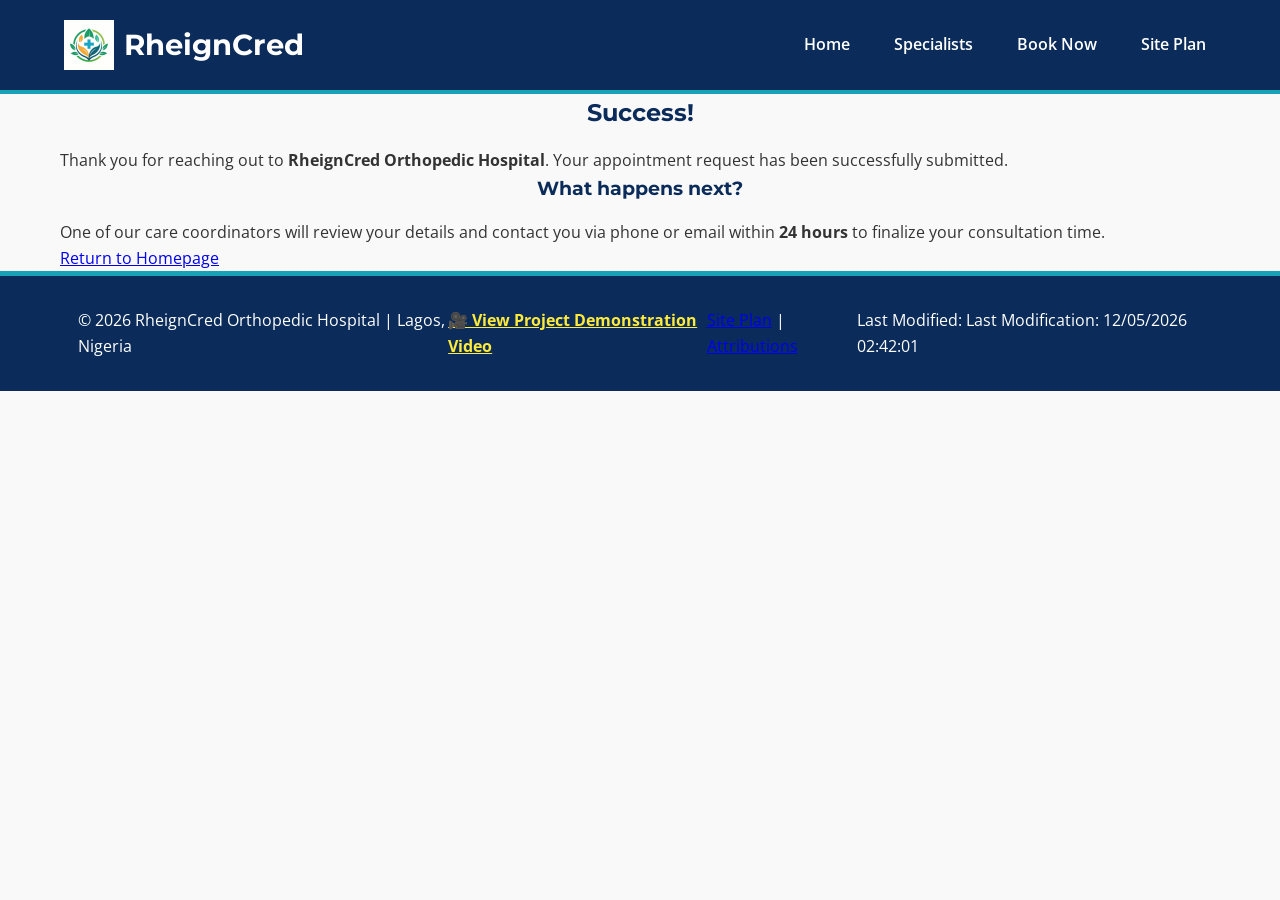
<file: projects/thanks.html>
<!DOCTYPE html>
<html lang="en-NG">
<head>
    <meta charset="UTF-8">
    <meta name="viewport" content="width=device-width, initial-scale=1.0">
    <title>Thank You | RheignCred Orthopedic Hospital</title>
    
    <meta name="description" content="Appointment confirmation for RheignCred Orthopedic Hospital. Your request for an orthopedic consultation in Lagos has been received.">
    <meta name="author" content="Austin Anumudu">

    <meta property="og:type" content="website">
    <meta property="og:url" content="https://donx10austin.github.io/wdd231/projects/thanks.html">
    <meta property="og:title" content="Appointment Confirmed | RheignCred Orthopedic Hospital">
    <meta property="og:description" content="Thank you for booking with Lagos's leading orthopedic specialists. We have received your request and will contact you shortly.">
    <meta property="og:image" content="https://donx10austin.github.io/wdd231/projects/images/hero-hospital.webp">
    
    <link rel="icon" href="favicon.ico">

    <link rel="preconnect" href="https://fonts.googleapis.com">
    <link rel="preconnect" href="https://fonts.gstatic.com" crossorigin>
    <link href="https://fonts.googleapis.com/css2?family=Montserrat:wght@700&family=Open+Sans:wght@400;600&display=swap" rel="stylesheet">
    
    <link rel="stylesheet" href="styles/small.css">
    <link rel="stylesheet" href="styles/larger.css" media="screen and (min-width: 768px)">

    <script src="scripts/navigation.js" type="module"></script>
    <script src="scripts/date.js" type="module"></script>
</head>
<body>
    <header>
        <div class="logo-area">
            <img src="images/rheigncred-logo.webp" alt="RheignCred Logo" width="50" height="50">
            <h1>RheignCred</h1>
        </div>
        <button id="menu-button" aria-label="Toggle Navigation">☰</button>
        <nav>
            <ul id="nav-list">
                <li><a href="index.html">Home</a></li>
                <li><a href="specialists.html">Specialists</a></li>
                <li><a href="index.html#booking">Book Now</a></li>
                <li><a href="site-plan.html">Site Plan</a></li>
            </ul>
        </nav>
    </header>

    <main class="thanks-main">
        <section class="confirmation-message">
            <h2>Success!</h2>
            <p>Thank you for reaching out to <strong>RheignCred Orthopedic Hospital</strong>. Your appointment request has been successfully submitted.</p>
            
            <div class="next-steps">
                <h3>What happens next?</h3>
                <p>One of our care coordinators will review your details and contact you via phone or email within <strong>24 hours</strong> to finalize your consultation time.</p>
            </div>

            <a href="index.html" class="return-home-btn">Return to Homepage</a>
        </section>
    </main>

    <footer>
        <div class="footer-content">
            <p>&copy; 2026 RheignCred Orthopedic Hospital | Lagos, Nigeria</p>
            
            <p class="video-link">
                <a href="https://www.loom.com/share/5357497e588d4ea2a1c9893f60220bec" target="_blank" class="video-cta">
                    🎥 View Project Demonstration Video
                </a>
            </p>

            <nav class="footer-nav">
                <a href="site-plan.html">Site Plan</a> | 
                <a href="site-plan.html#attributions">Attributions</a>
            </nav>
            <p>Last Modified: <span id="lastModified"></span></p>
        </div>
    </footer>
</body>
</html>
</file>
<file: chamber/styles/small.css>
/* =============================
    1. VARIABLES & GLOBAL
   ============================= */
:root {
    --lcci-navy: #0b1c3a;
    --lcci-green: #2e7d32;
    --lcci-accent: #b7f5c4;
    --white: #ffffff;
    --light-grey: #f9f9f9;
    --text-dark: #333333;
    --lcci-gold: #ffcc00; 
}

body {
    font-family: 'Roboto', sans-serif;
    margin: 0;
    padding: 0;
    display: flex;
    flex-direction: column;
    min-height: 100vh;
    color: var(--text-dark);
    background-color: var(--light-grey);
}

main {
    flex: 1;
    padding: 20px 5%;
    max-width: 1200px;
    margin: 0 auto;
    width: 100%;
    box-sizing: border-box;
}

/* =============================
    2. HEADER & NAVIGATION
   ============================= */
header {
    background-color: var(--lcci-navy);
    border-bottom: 3px solid var(--lcci-green);
    position: sticky;
    top: 0;
    z-index: 1000;
}

.header-content {
    display: flex;
    justify-content: space-between;
    align-items: center;
    padding: 10px 5%;
}

.logo-box {
    display: flex;
    align-items: center;
    text-decoration: none;
    gap: 15px;
}

.logo { height: 60px; width: auto; }

.site-name {
    color: var(--white);
    font-weight: 800;
    font-size: 1.1rem;
    display: none;
}

@media (min-width: 500px) { .site-name { display: block; } }

#menu {
    font-size: 2.2rem;
    background: none;
    border: none;
    color: var(--white);
    cursor: pointer;
}

.nav-links {
    display: none;
    list-style: none;
    padding: 0;
    margin: 0;
    background-color: var(--lcci-navy);
    position: absolute;
    top: 100%;
    left: 0;
    width: 100%;
    text-align: center;
}

.nav-links.show { display: block; }

.nav-links li a {
    display: block;
    padding: 15px;
    color: var(--white) !important;
    text-decoration: none;
    font-weight: 700;
}

.nav-links li a.active {
    color: var(--lcci-gold) !important;
    background-color: rgba(255, 255, 255, 0.1);
}

@media (min-width: 800px) {
    #menu { display: none; }
    .nav-links {
        display: flex !important;
        position: static;
        width: auto;
        background: none;
    }
}

/* =============================
    3. HERO & BUTTONS
   ============================= */
.hero {
    background-color: var(--lcci-navy);
    background-image: linear-gradient(rgba(0, 0, 0, 0.5), rgba(0, 0, 0, 0.5)), 
                      url("../images/lagos-hero.jpg");
    background-size: cover;
    background-position: center;
    min-height: 60vh; 
    display: flex;
    align-items: center;
    justify-content: center;
    text-align: center;
    color: white;
}

.lcci-button-main, .lcci-button-alt {
    display: inline-block;
    padding: 12px 28px;
    text-decoration: none;
    border-radius: 4px;
    font-weight: 700;
    margin: 10px;
    transition: 0.3s;
}

.lcci-button-main { background-color: var(--lcci-green); color: white; }
.lcci-button-alt { background-color: var(--white); color: var(--lcci-navy); border: 2px solid var(--lcci-navy); }

/* =============================
    4. INFO BOXES & SPOTLIGHTS
   ============================= */
.lcci-info-box {
    border: 1px solid #ddd;
    margin: 20px 0;
    border-radius: 8px;
    background: var(--white);
    overflow: hidden;
}

.lcci-box-header {
    background-color: var(--lcci-navy);
    color: var(--white); 
    padding: 15px;
    margin: 0;
    text-align: center;
}

.lcci-box-content { padding: 20px; }

#spotlight-content {
    display: grid;
    grid-template-columns: repeat(auto-fit, minmax(250px, 1fr));
    gap: 20px;
}

.lcci-spotlight-card {
    border: 1px solid #eee;
    padding: 15px;
    text-align: center;
    background: var(--white);
}

.lcci-spotlight-card img { max-width: 150px; height: auto; }

/* =============================
    5. DISCOVER PAGE & GALLERY
   ============================= */
.gallery-container {
    display: grid;
    grid-template-columns: repeat(auto-fit, minmax(300px, 1fr));
    gap: 30px;
    padding: 20px 0;
}

.location-card {
    background: var(--white);
    border-radius: 12px;
    padding: 20px;
    box-shadow: 0 4px 15px rgba(0,0,0,0.1);
    display: flex;
    flex-direction: column; 
    transition: transform 0.3s ease;
}

.location-card h2 { font-size: 1.5rem; color: var(--lcci-navy); margin-bottom: 15px; }

.location-card img {
    width: 100%;
    height: 220px; 
    object-fit: cover;
    border-radius: 8px;
    margin-bottom: 15px;
}

.learn-more-btn {
    align-self: flex-start;
    padding: 8px 16px;
    background-color: #f0f0f0;
    border: 1px solid #ccc;
    border-radius: 4px;
    text-decoration: none;
    color: #333;
}

/* =============================
    6. JOIN PAGE: FORM ALIGNMENT
   ============================= */
.join-container {
    display: grid;
    grid-template-columns: 1fr;
    gap: 40px;
    margin-top: 20px;
}

/* Sidebar for benefits/levels on Join Page */
.join-benefits {
    order: -1; /* Benefits show first on mobile */
}

@media (min-width: 850px) {
    .join-container {
        grid-template-columns: 1fr 350px; /* Form on left, Benefits on right */
    }
    .join-benefits { order: 1; }
}

.membership-card {
    border: 1px solid var(--lcci-green);
    border-radius: 8px;
    padding: 15px;
    margin-bottom: 15px;
    background: var(--white);
}

.join-form fieldset {
    border: 1px solid #ddd;
    border-radius: 8px;
    padding: 20px;
    background: var(--white);
}

.join-form label {
    display: block;
    margin-top: 15px;
    font-weight: 700;
}

.join-form input, .join-form textarea, .join-form select {
    width: 100%;
    padding: 10px;
    margin-top: 5px;
    border: 1px solid #ccc;
    border-radius: 4px;
    box-sizing: border-box;
}

/* =============================
    7. FOOTER
   ============================= */
footer {
    background-color: var(--lcci-navy);
    color: white;
    padding: 40px 5%;
    text-align: center;
    margin-top: 40px;
}

.footer-social img { height: 30px; width: auto; margin: 0 15px; }

.footer-social img[src*="twitter"], 
.footer-social img[src*="linkedin"] {
    filter: brightness(0) invert(1);
}

.attribution-bar {
    background-color: #000a16;
    color: #eeeeee;
    text-align: center;
    padding: 15px;
    font-size: 0.75rem;
}

/* =============================
    6. JOIN PAGE: MEMBERSHIP FORM
   ============================= */
.join-main {
    max-width: 900px;
    margin: 0 auto;
}

.membership-form {
    background: #fff;
    padding: 30px;
    border-radius: 8px;
    box-shadow: 0 2px 10px rgba(0,0,0,0.05);
}

.membership-form h1 {
    color: var(--lcci-navy);
    margin-bottom: 5px;
}

.form-description {
    margin-bottom: 30px;
    color: #555;
}

/* Fieldset Styling */
.membership-form fieldset {
    border: none;
    border-top: 1px solid #eee;
    padding: 20px 0;
    margin-top: 20px;
}

.membership-form legend {
    font-weight: 700;
    color: var(--lcci-navy);
    padding-right: 15px;
    font-size: 1.2rem;
}

/* Two-Column Grid for Inputs */
.input-grid {
    display: grid;
    grid-template-columns: repeat(auto-fit, minmax(300px, 1fr));
    gap: 20px;
}

.membership-form label {
    display: block;
    margin-bottom: 8px;
    font-size: 0.95rem;
}

.membership-form input[type="text"],
.membership-form input[type="email"],
.membership-form textarea,
.membership-form select {
    width: 100%;
    padding: 12px;
    border: 1px solid #ccc;
    border-radius: 4px;
    font-family: inherit;
    box-sizing: border-box;
}

/* Membership Level (Radio Buttons) */
.radio-group {
    display: flex;
    flex-direction: column;
    gap: 12px;
    margin-top: 10px;
}

.radio-item {
    display: flex;
    align-items: center;
    gap: 10px;
}

.radio-item input[type="radio"] {
    width: 18px;
    height: 18px;
}

/* Submit Button */
.submit-btn {
    background-color: var(--lcci-navy);
    color: white;
    padding: 15px 40px;
    border: none;
    border-radius: 4px;
    font-weight: 700;
    cursor: pointer;
    font-size: 1rem;
    transition: 0.3s;
    margin-top: 20px;
}

.submit-btn:hover {
    background-color: var(--lcci-green);
}
</file>
<file: chamber/styles/larger.css>
﻿/* =============================================
   ONE SOLID DESKTOP VIEW (800px+)
   ============================================= */

@media (min-width: 800px) {

    /* --- 1. HEADER & NAVIGATION --- */
    #menu {
        display: none; /* Hide hamburger menu on desktop */
    }

    .header-content {
        display: flex;
        justify-content: space-between;
        align-items: center;
        max-width: 1200px;
        margin: 0 auto;
        padding: 10px 2%;
    }

    .nav-links {
        display: flex !important; /* Force horizontal layout */
        position: static;          /* CRITICAL: Pulls it back from mobile absolute positioning */
        background: none;
        width: auto;
        list-style: none;
        gap: 20px;
        margin: 0;
        padding: 0;
    }

    .nav-links li a {
        text-decoration: none;
        color: #ffffff; /* Remove !importand here */
        font-weight: 700;
        transition: color 0.3s ease;
        padding: 5px 10px;
    }

    /* DESKTOP WAYFINDING: Green highlight */
    .nav-links li a:hover,
    .nav-links li a.active {
        color: #2e7d32 !important; /* LCCI Green on hover */
        border-bottom: 3px solid #2e7d32;
    }

    /* --- 2. HOME HERO & SPOTLIGHTS --- */
    .hero {
        text-align: left;
        display: flex;
        flex-direction: column;
        justify-content: center;
        padding-left: 10%;
        min-height: 70vh;
    }

    .hero h1 { font-size: 3.5rem; max-width: 800px; }

    .btn-group {
        display: flex;
        flex-direction: row;
        gap: 20px;
    }

    #spotlight-content {
        display: grid;
        grid-template-columns: repeat(3, 1fr); /* Exactly 3 columns for desktop */
        gap: 20px;
        max-width: 1200px;
        margin: 20px auto;
    }

    /* --- 3. PAGE LAYOUTS (Join Form) --- */
    .join-form fieldset {
        display: grid;
        grid-template-columns: 1fr 1fr;
        gap: 20px;
    }

    .join-form .full-width {
        grid-column: 1 / -1;
    }

    .custom-form fieldset {
        display: grid;
        grid-template-columns: 1fr 1fr;
        gap: 15px;
    }

    /* Items that should span both columns */
    .custom-form label:has(textarea),
    .custom-form .membership-options {
        grid-column: 1 / -1;
    }

    .join-layout {
        display: grid;
        grid-template-columns: 2fr 1fr;
        gap: 40px;
        align-items: start;
    }

    /* --- 4. DIRECTORY GRID ADJUSTMENT --- */
    #member-container.grid {
        display: grid;
        grid-template-columns: repeat(3, 1fr);
        max-width: 1200px;
        margin: 0 auto;
    }

    /* --- 5. FOOTER --- */
    .footer-content {
        display: flex;
        justify-content: space-between;
        align-items: center;
        max-width: 1200px;
        margin: 0 auto;
        text-align: left;
    }
}

/* GLOBAL SPOTLIGHT FIX (Outside Media Query for fallback) */
.spotlight-card img {
    max-width: 150px;
    height: auto;
    display: block;
    margin: 10px auto;
}

/* larger.css - Medium and Large Screen Overrides */

/* Tablet View (Medium) */
@media (min-width: 641px) {
    .discover-grid {
        grid-template-areas: 
            "welcome welcome"
            "gallery gallery";
    }
    .sidebar {
        display: flex; /* Sidebar becomes a horizontal bar */
        justify-content: space-around;
        align-items: center;
        background-color: #f9f9f9;
        border-radius: 8px;
        padding: 10px;
    }
    .gallery-container {
        grid-template-columns: 1fr 1fr; /* 2 columns for tablets */
    }
}

/* Desktop View (Large) */
@media (min-width: 1025px) {
    .discover-grid {
        grid-template-columns: 300px 1fr;
        grid-template-areas: "welcome gallery";
    }
    
    .sidebar { 
        display: block; /* Back to vertical stack on desktop side */
    } 

    .gallery-container {
        grid-template-columns: repeat(3, 1fr); /* 3 columns for desktop */
    }

    /* HOVER EFFECT - Desktop Only */
    .location-card figure { 
        overflow: hidden; 
        border-radius: 8px; 
        margin: 0;
    }
    .location-card img { 
        transition: transform 0.4s ease; 
        width: 100%;
        display: block;
    }
    .location-card:hover img { 
        transform: scale(1.1); 
        filter: brightness(90%); 
    }
    .location-card:hover { 
        transform: translateY(-5px); 
        box-shadow: 0 10px 20px rgba(0,0,0,0.2); 
        transition: 0.3s;
    }
}
</file>
<file: projects/styles/small.css>
/* --- 1. BRAND VARIABLES --- */
:root {
    --primary-color: #0b2c5a;    /* Navy */
    --secondary-color: #17a2b8;  /* Teal */
    --accent-color: #ff6b35;     /* Coral */
    --white: #ffffff;
    --light-bg: #f9f9f9;
    --text-color: #333;
    --heading-font: 'Montserrat', sans-serif;
    --body-font: 'Open Sans', sans-serif;
    --radius: 8px;
    --shadow: 0 4px 15px rgba(0,0,0,0.1);
}

/* --- 2. RESET & BASE --- */
* {
    box-sizing: border-box;
    margin: 0;
    padding: 0;
}

body {
    font-family: var(--body-font);
    line-height: 1.6;
    color: var(--text-color);
    background-color: var(--light-bg);
    overflow-x: hidden;
}

h1, h2, h3 {
    font-family: var(--heading-font);
    color: var(--primary-color);
    margin-bottom: 1rem;
    text-align: center;
}

/* --- 3. GLOBAL HEADER & NAV --- */
header {
    background-color: var(--primary-color);
    color: var(--white);
    padding: 1rem;
    display: flex;
    flex-direction: column;
    align-items: center;
    border-bottom: 4px solid var(--secondary-color);
}

.logo-area {
    display: flex;
    align-items: center;
    gap: 10px;
}

.logo-area h1 {
    color: var(--white);
    margin: 0;
    font-size: 1.8rem;
}

#menu-button {
    background: none;
    border: none;
    color: var(--white);
    font-size: 2rem;
    cursor: pointer;
    margin: 10px 0;
}

#nav-list {
    list-style: none;
    display: none; /* Controlled by navigation.js toggle */
    flex-direction: column;
    width: 100%;
    text-align: center;
}

#nav-list.show {
    display: flex;
}

#nav-list a {
    display: block;
    color: var(--white);
    text-decoration: none;
    padding: 12px;
    font-weight: 600;
    border-bottom: 1px solid rgba(255,255,255,0.1);
}

#nav-list a.active {
    background-color: var(--secondary-color);
}

/* --- 4. DIRECTORY & SPECIALISTS --- */
.view-toggle {
    display: flex;
    justify-content: center;
    gap: 10px;
    margin: 20px 0;
}

.view-toggle button {
    padding: 10px 20px;
    border: 1px solid var(--primary-color);
    background: var(--white);
    cursor: pointer;
    border-radius: 4px;
}

.view-toggle button.active {
    background: var(--primary-color);
    color: var(--white);
}

#specialist-grid {
    display: grid;
    grid-template-columns: 1fr; /* Mobile first: 1 column */
    gap: 1.5rem;
    padding: 1rem;
    max-width: 1200px;
    margin: 0 auto;
}

/* List View Override */
#specialist-grid.list {
    display: block;
}

#specialist-grid.list .specialist-card {
    display: flex;
    align-items: center;
    text-align: left;
    margin-bottom: 10px;
}

#specialist-grid.list .specialist-card img {
    width: 80px;
    height: 80px;
    margin-right: 20px;
}

.specialist-card {
    background: var(--white);
    border-radius: var(--radius);
    box-shadow: var(--shadow);
    padding: 1.5rem;
    text-align: center;
}

.specialist-card img {
    width: 100%;
    max-width: 300px;
    height: auto;
    border-radius: var(--radius);
    margin-bottom: 1rem;
}

.view-bio-btn {
    background: var(--secondary-color);
    color: white;
    border: none;
    padding: 8px 15px;
    border-radius: 4px;
    cursor: pointer;
    margin-top: 10px;
}

/* --- 5. FORMS (Appointment Section) --- */
.form-section {
    padding: 2rem 1rem;
    background: #f0f4f8;
}

fieldset {
    border: 1px solid #ccc;
    border-radius: var(--radius);
    padding: 1.5rem;
    margin-bottom: 1.5rem;
    background: var(--white);
}

legend {
    padding: 0 10px;
    font-weight: bold;
    color: var(--primary-color);
}

label {
    display: block;
    margin-bottom: 1rem;
    font-weight: 600;
}

input, select, textarea {
    width: 100%;
    padding: 12px;
    margin-top: 5px;
    border: 1px solid #ccc;
    border-radius: 4px;
}

.submit-btn {
    background-color: var(--accent-color);
    color: var(--white);
    padding: 1rem;
    font-size: 1.2rem;
    font-weight: bold;
    border: none;
    border-radius: var(--radius);
    width: 100%;
    cursor: pointer;
}

/* --- 6. FOOTER & MISC --- */
footer {
    background-color: var(--primary-color);
    color: var(--white);
    padding: 2rem 1rem;
    text-align: center;
    border-top: 5px solid var(--secondary-color);
}

.video-cta {
    color: #ffeb3b; /* Yellow for visibility */
    font-weight: bold;
    text-decoration: underline;
}

/* Modal Styling */
dialog {
    border: none;
    border-radius: var(--radius);
    padding: 2rem;
    width: 90%;
    max-width: 500px;
    margin: auto;
}

dialog::backdrop {
    background: rgba(0,0,0,0.8);
}

#close-modal {
    float: right;
    cursor: pointer;
    font-weight: bold;
    background: #eee;
    padding: 5px 10px;
    border-radius: 50%;
}

/* Center intro text and buttons */
.intro-text, .view-toggle {
    text-align: center;
    margin-bottom: 20px;
}

/* Plan container for readability */
.plan-container {
    max-width: 800px;
    margin: 0 auto;
    padding: 20px;
}

.plan-container section {
    margin-bottom: 40px;
    border-bottom: 1px solid #eee;
    padding-bottom: 20px;
}

.plan-container h2 {
    text-align: center;
    margin-bottom: 15px;
}
</file>
<file: projects/styles/larger.css>
/* --- 1. GLOBAL LAYOUT --- */
main {
    max-width: 1200px;
    margin: 0 auto;
    padding: 0 20px;
}

/* --- 2. DESKTOP ENHANCEMENTS (768px and up) --- */
@media (min-width: 768px) {
    
    header {
        padding: 20px 5%; 
        display: flex;
        flex-direction: row;
        justify-content: space-between;
        align-items: center;
    }

    header h1 {
        font-size: 2.2rem;
    }

    #menu-button {
        display: none; /* Hide hamburger on desktop */
    }

    #nav-list {
        display: flex !important; /* Safety fix for JS toggle conflicts */
        flex-direction: row;
        background: none;
        gap: 1.5rem;
        margin-top: 0;
    }

    #nav-list a {
        border-bottom: none;
        padding: 5px 10px;
    }

    #nav-list a:hover {
        color: var(--secondary-color);
        text-decoration: underline;
    }

    /* --- 3. PAGE-SPECIFIC GRIDS --- */

    /* Hero Section (index.html) */
    .hero {
        display: grid;
        grid-template-columns: 1fr 1fr;
        align-items: center;
        gap: 3rem;
        padding: 4rem 0;
    }

    .hero-text {
        text-align: left;
    }

    .hero-text h2 {
        text-align: left;
        font-size: 3rem;
        line-height: 1.2;
    }

    /* Specialist Grid - Consistent with directory.js */
    #specialist-grid.grid {
        display: grid;
        grid-template-columns: repeat(3, 1fr); /* 3 columns on large screens */
        gap: 30px;
    }

    /* Form Grid (index.html) */
    fieldset .grid-inputs {
        display: grid;
        grid-template-columns: 1fr 1fr;
        gap: 20px;
    }

    /* Site Plan / Documentation (site-plan.html) */
    .color-container {
        display: grid;
        grid-template-columns: repeat(3, 1fr);
        gap: 25px;
    }

    #scenarios {
        display: grid;
        grid-template-columns: 1fr 1fr;
        gap: 20px;
    }

    #scenarios h2 {
        grid-column: 1 / -1;
    }

    /* --- 4. GLOBAL FOOTER --- */
    footer .footer-content {
        display: flex;
        flex-direction: row;
        justify-content: space-between;
        align-items: center;
        text-align: left;
        padding: 0 5%;
    }

    .footer-nav {
        margin: 0;
    }
}

/* --- 5. TABLET REFINEMENT (Specialists in Twos) --- */
@media screen and (min-width: 600px) and (max-width: 999px) {
    #specialist-grid.grid {
        grid-template-columns: 1fr 1fr; /* Two-column layout for tablets */
        gap: 30px;
    }
}

/* --- 6. EXTRA WIDE REFINEMENT --- */
@media screen and (min-width: 1100px) {
    #specialist-grid.grid {
        grid-template-columns: 1fr 1fr 1fr; /* Solid 3-column layout */
    }
    
    .services-grid {
        display: grid;
        grid-template-columns: repeat(3, 1fr);
        gap: 2rem;
    }
}

@media (min-width: 768px) {
    /* Create side-by-side scenarios on desktop */
    .scenario-grid, .design-grid {
        display: grid;
        grid-template-columns: 1fr 1fr;
        gap: 30px;
        text-align: left;
    }

    /* Keep specialists in a clean 3-column row */
    #specialist-grid.grid {
        grid-template-columns: repeat(3, 1fr);
        gap: 30px;
    }
}
</file>
